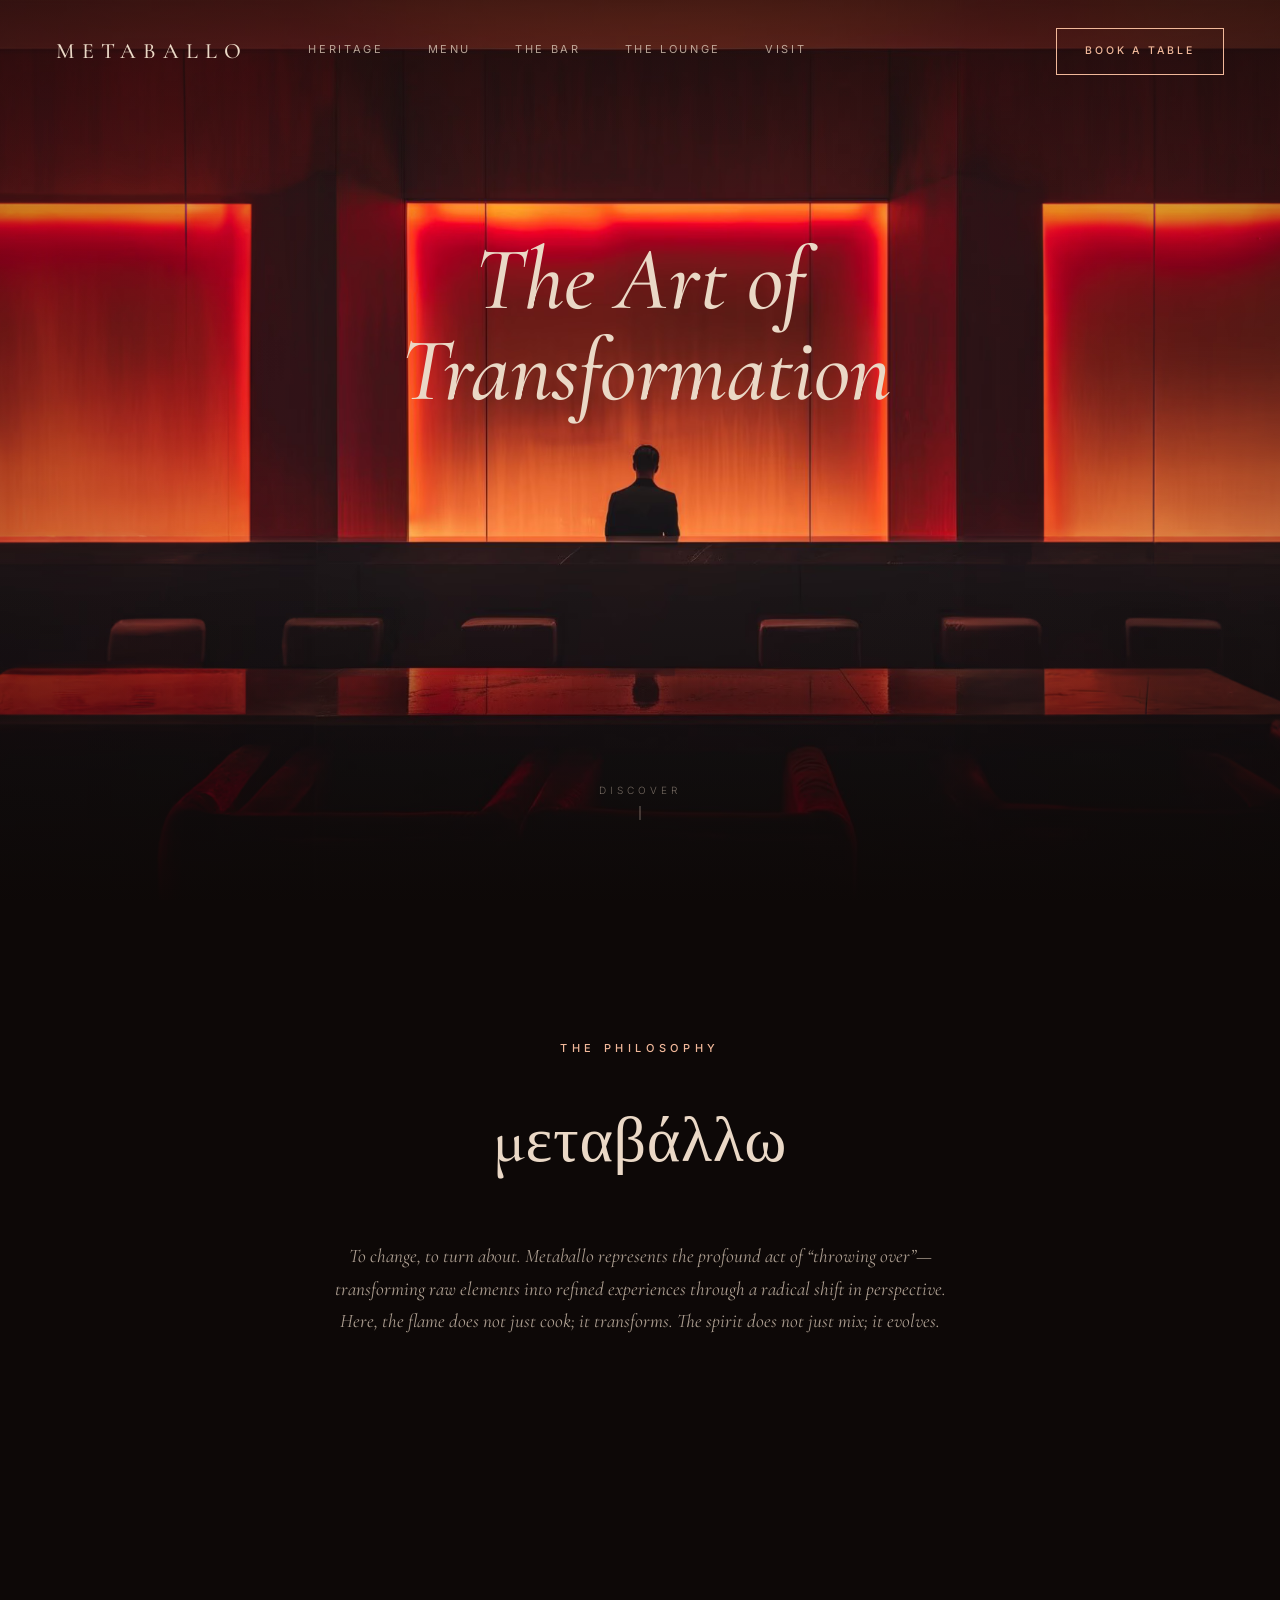
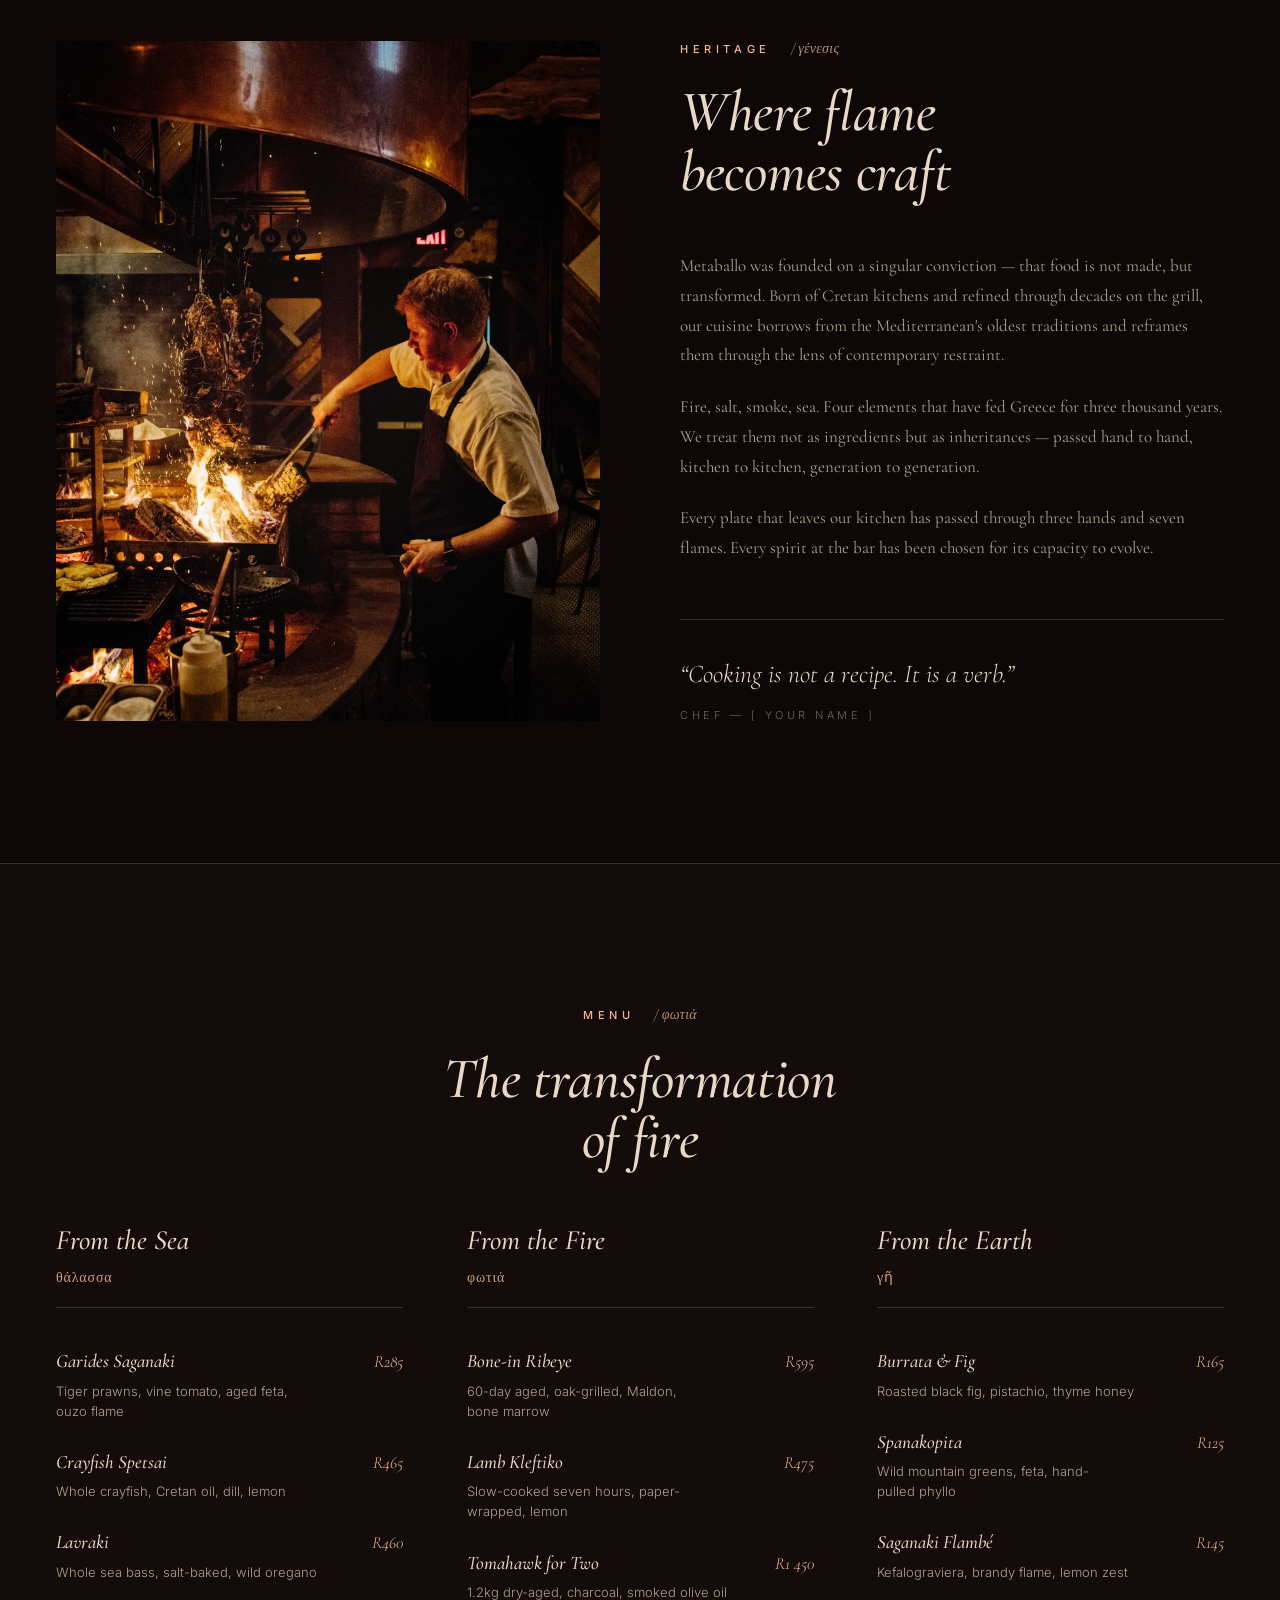
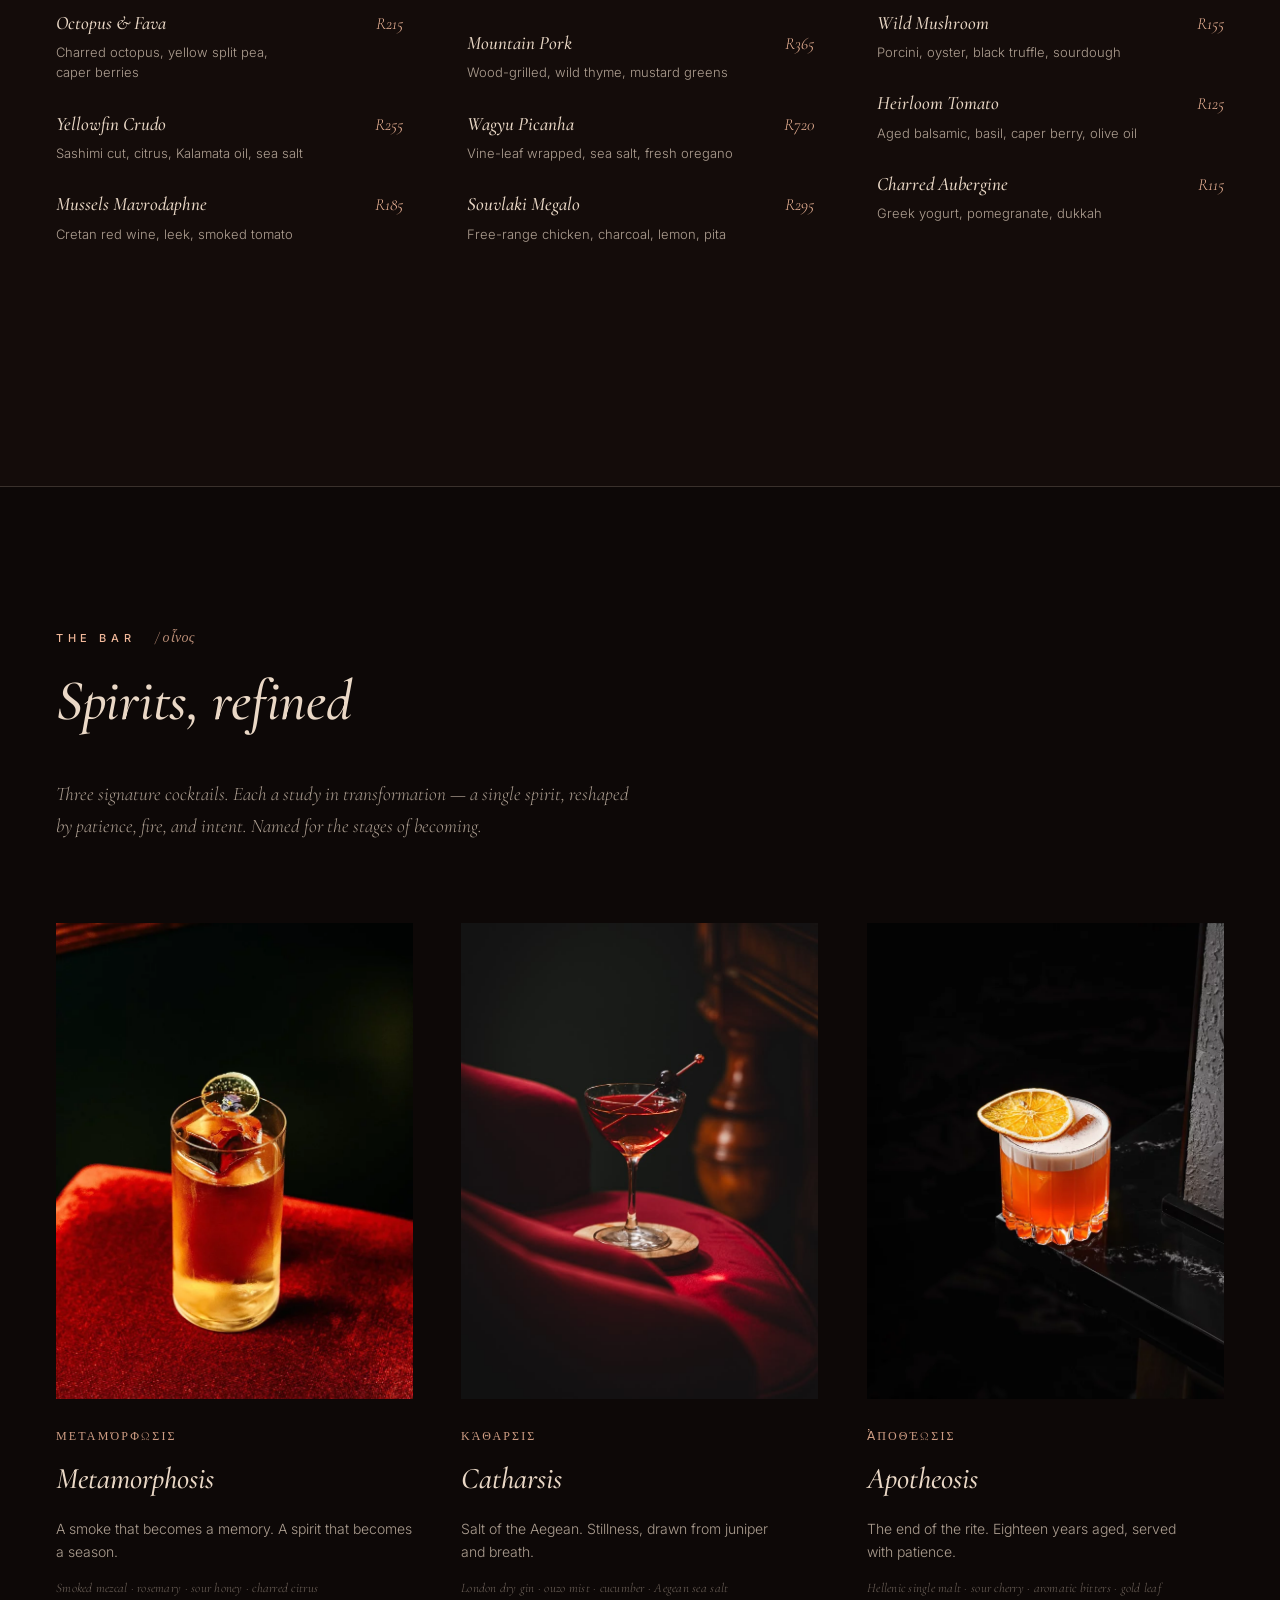
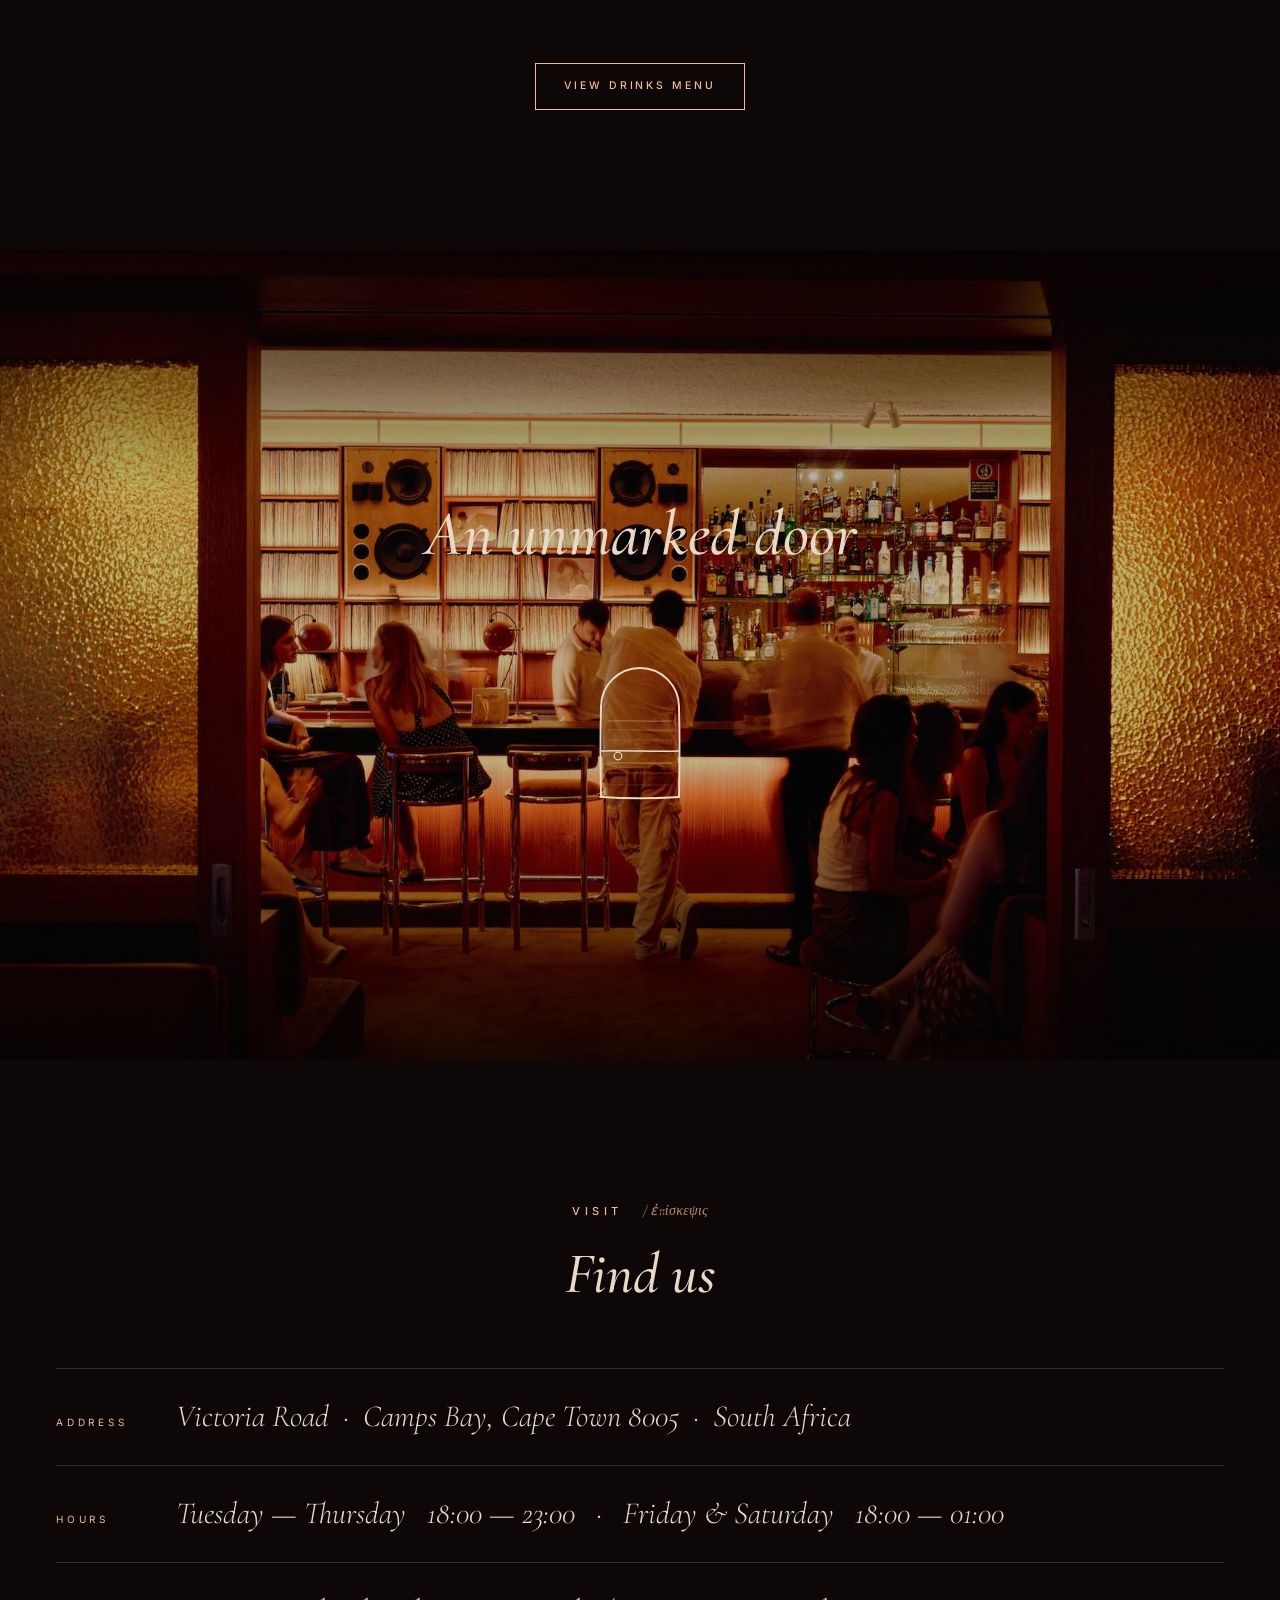
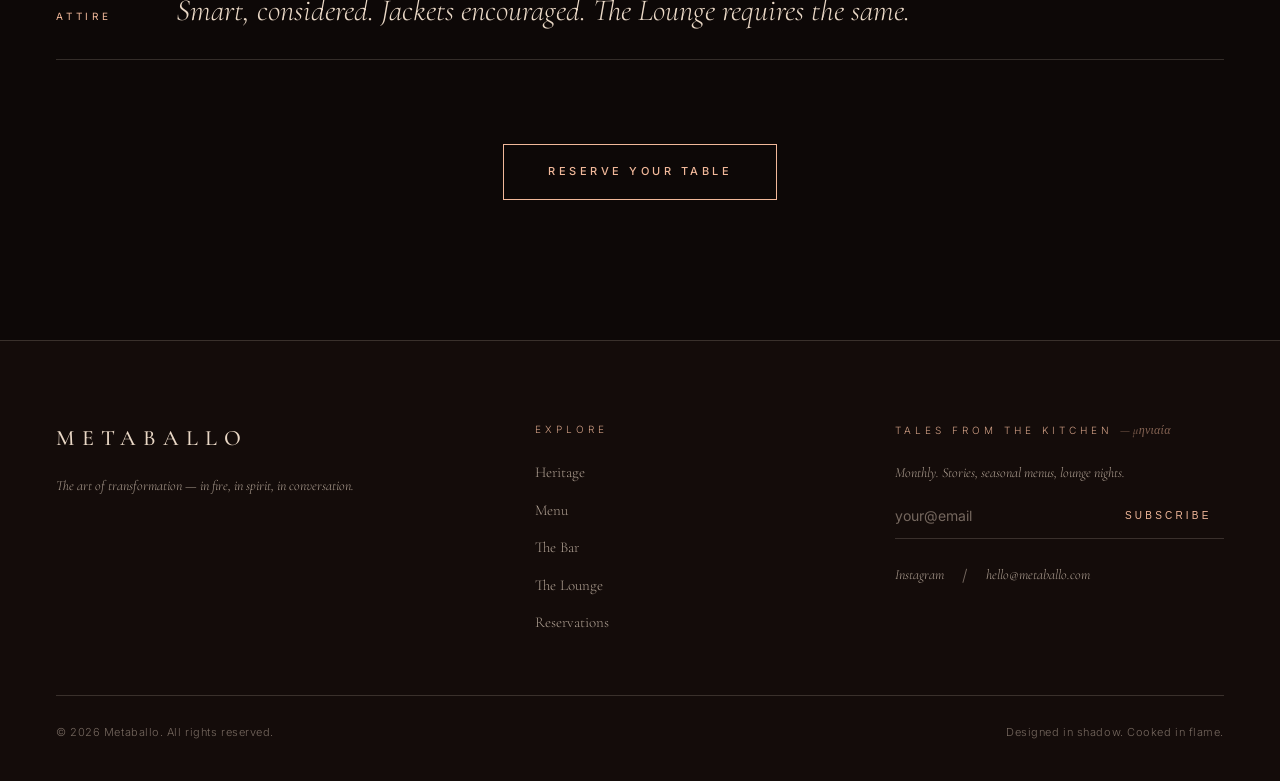
<file: index.html>
<!DOCTYPE html>
<html lang="en">
<head>
<meta charset="UTF-8" />
<meta name="viewport" content="width=device-width, initial-scale=1.0" />
<meta name="format-detection" content="telephone=no, address=no, email=no" />
<title>Metaballo &mdash; The Art of Transformation</title>
<meta name="description" content="Metaballo — a Greek-Mediterranean fire kitchen and cocktail bar in Camps Bay, Cape Town. Reservations open Tuesday to Saturday from 18:00." />
<link rel="preconnect" href="https://fonts.googleapis.com" />
<link rel="preconnect" href="https://fonts.gstatic.com" crossorigin />
<link href="https://fonts.googleapis.com/css2?family=Cormorant+Garamond:ital,wght@0,400;0,500;0,600;1,400;1,500;1,600&family=Inter:wght@300;400;500;600&display=swap" rel="stylesheet" />
<link rel="stylesheet" href="styles.css" />
</head>
<body>

  <nav class="nav" id="nav">
    <a class="logo" href="#">METABALLO</a>
    <div class="nav-links">
      <a href="#heritage">Heritage</a>
      <a href="#menu">Menu</a>
      <a href="#bar">The Bar</a>
      <a href="#lounge">The Lounge</a>
      <a href="#visit">Visit</a>
    </div>
    <a class="btn nav-book" href="reservations.html">Book a Table</a>
    <button class="nav-toggle" id="navToggle" aria-label="Open menu" aria-expanded="false" aria-controls="navOverlay">
      <span></span><span></span><span></span>
    </button>
  </nav>

  <div class="nav-overlay" id="navOverlay" aria-hidden="true">
    <nav class="nav-overlay-links" aria-label="Mobile navigation">
      <a href="#heritage">Heritage</a>
      <a href="#menu">Menu</a>
      <a href="#bar">The Bar</a>
      <a href="#lounge">The Lounge</a>
      <a href="#visit">Visit</a>
      <a href="reservations.html" class="nav-overlay-cta">Book a Table</a>
    </nav>
  </div>

  <section class="hero">
    <img class="hero-image" src="assets/hero.avif" alt="Warm ambient restaurant lighting">
    <div class="hero-vignette"></div>

    <div class="hero-content">
      <h1 class="hero-title">The Art of<br/>Transformation</h1>

      <div class="hero-cta">
        <a class="discover" href="#philosophy">Discover</a>
      </div>
    </div>
  </section>

  <section id="philosophy" class="philosophy">
    <div class="philosophy-eyebrow">The Philosophy</div>
    <div class="philosophy-greek">μεταβάλλω</div>
    <p class="philosophy-body">
      To change, to turn about. Metaballo represents the profound act of &ldquo;throwing over&rdquo;&mdash;transforming raw elements into refined experiences through a radical shift in perspective. Here, the flame does not just cook; it transforms. The spirit does not just mix; it evolves.
    </p>
  </section>

  <!-- ====================== HERITAGE ====================== -->
  <section id="heritage" class="section heritage">
    <div class="section-inner">
      <div class="heritage-grid">

        <!-- TODO: Save photograph to assets/heritage.jpg (recommended: open kitchen / live fire / clay oven, 1200x1500 or similar 4:5 portrait) -->
        <div class="frame heritage-image">
          <img src="assets/heritage.jpg" alt="Open kitchen with live fire" loading="lazy">
        </div>

        <div class="heritage-body">
          <div class="eyebrow">Heritage <span class="greek">/ γένεσις</span></div>
          <h2 class="section-title">Where flame<br/>becomes craft</h2>

          <p>Metaballo was founded on a singular conviction &mdash; that food is not made, but transformed. Born of Cretan kitchens and refined through decades on the grill, our cuisine borrows from the Mediterranean's oldest traditions and reframes them through the lens of contemporary restraint.</p>

          <p>Fire, salt, smoke, sea. Four elements that have fed Greece for three thousand years. We treat them not as ingredients but as inheritances &mdash; passed hand to hand, kitchen to kitchen, generation to generation.</p>

          <p>Every plate that leaves our kitchen has passed through three hands and seven flames. Every spirit at the bar has been chosen for its capacity to evolve.</p>

          <div class="pull-quote">
            &ldquo;Cooking is not a recipe. It is a verb.&rdquo;
            <span class="pull-quote-attr">Chef &mdash; [ Your Name ]</span>
          </div>
        </div>

      </div>
    </div>
  </section>

  <!-- ====================== MENU ====================== -->
  <section id="menu" class="section menu">
    <div class="section-inner">

      <div class="eyebrow">Menu <span class="greek">/ φωτιά</span></div>
      <h2 class="section-title">The transformation<br/>of fire</h2>

      <div class="menu-grid">

        <!-- ============ FROM THE SEA ============ -->
        <div class="menu-category">
          <div class="menu-category-header">
            <div class="menu-category-name">From the Sea</div>
            <div class="menu-category-greek">θάλασσα</div>
          </div>

          <ul class="menu-list">

            <li class="menu-item">
              <div class="menu-item-content">
                <div class="menu-item-name">Garides Saganaki</div>
                <div class="menu-item-desc">Tiger prawns, vine tomato, aged feta, ouzo flame</div>
              </div>
              <div class="menu-item-price">R285</div>
            </li>

            <li class="menu-item">
              <div class="menu-item-content">
                <div class="menu-item-name">Crayfish Spetsai</div>
                <div class="menu-item-desc">Whole crayfish, Cretan oil, dill, lemon</div>
              </div>
              <div class="menu-item-price">R465</div>
            </li>

            <li class="menu-item">
              <div class="menu-item-content">
                <div class="menu-item-name">Lavraki</div>
                <div class="menu-item-desc">Whole sea bass, salt-baked, wild oregano</div>
              </div>
              <div class="menu-item-price">R460</div>
            </li>

            <li class="menu-item">
              <div class="menu-item-content">
                <div class="menu-item-name">Octopus &amp; Fava</div>
                <div class="menu-item-desc">Charred octopus, yellow split pea, caper berries</div>
              </div>
              <div class="menu-item-price">R215</div>
            </li>

            <li class="menu-item">
              <div class="menu-item-content">
                <div class="menu-item-name">Yellowfin Crudo</div>
                <div class="menu-item-desc">Sashimi cut, citrus, Kalamata oil, sea salt</div>
              </div>
              <div class="menu-item-price">R255</div>
            </li>

            <li class="menu-item">
              <div class="menu-item-content">
                <div class="menu-item-name">Mussels Mavrodaphne</div>
                <div class="menu-item-desc">Cretan red wine, leek, smoked tomato</div>
              </div>
              <div class="menu-item-price">R185</div>
            </li>

          </ul>
        </div>

        <!-- ============ FROM THE FIRE ============ -->
        <div class="menu-category">
          <div class="menu-category-header">
            <div class="menu-category-name">From the Fire</div>
            <div class="menu-category-greek">φωτιά</div>
          </div>

          <ul class="menu-list">

            <li class="menu-item">
              <div class="menu-item-content">
                <div class="menu-item-name">Bone-in Ribeye</div>
                <div class="menu-item-desc">60-day aged, oak-grilled, Maldon, bone marrow</div>
              </div>
              <div class="menu-item-price">R595</div>
            </li>

            <li class="menu-item">
              <div class="menu-item-content">
                <div class="menu-item-name">Lamb Kleftiko</div>
                <div class="menu-item-desc">Slow-cooked seven hours, paper-wrapped, lemon</div>
              </div>
              <div class="menu-item-price">R475</div>
            </li>

            <li class="menu-item">
              <div class="menu-item-content">
                <div class="menu-item-name">Tomahawk for Two</div>
                <div class="menu-item-desc">1.2kg dry-aged, charcoal, smoked olive oil</div>
              </div>
              <div class="menu-item-price">R1&nbsp;450</div>
            </li>

            <li class="menu-item">
              <div class="menu-item-content">
                <div class="menu-item-name">Mountain Pork</div>
                <div class="menu-item-desc">Wood-grilled, wild thyme, mustard greens</div>
              </div>
              <div class="menu-item-price">R365</div>
            </li>

            <li class="menu-item">
              <div class="menu-item-content">
                <div class="menu-item-name">Wagyu Picanha</div>
                <div class="menu-item-desc">Vine-leaf wrapped, sea salt, fresh oregano</div>
              </div>
              <div class="menu-item-price">R720</div>
            </li>

            <li class="menu-item">
              <div class="menu-item-content">
                <div class="menu-item-name">Souvlaki Megalo</div>
                <div class="menu-item-desc">Free-range chicken, charcoal, lemon, pita</div>
              </div>
              <div class="menu-item-price">R295</div>
            </li>

          </ul>
        </div>

        <!-- ============ FROM THE EARTH ============ -->
        <div class="menu-category">
          <div class="menu-category-header">
            <div class="menu-category-name">From the Earth</div>
            <div class="menu-category-greek">γῆ</div>
          </div>

          <ul class="menu-list">

            <li class="menu-item">
              <div class="menu-item-content">
                <div class="menu-item-name">Burrata &amp; Fig</div>
                <div class="menu-item-desc">Roasted black fig, pistachio, thyme honey</div>
              </div>
              <div class="menu-item-price">R165</div>
            </li>

            <li class="menu-item">
              <div class="menu-item-content">
                <div class="menu-item-name">Spanakopita</div>
                <div class="menu-item-desc">Wild mountain greens, feta, hand-pulled phyllo</div>
              </div>
              <div class="menu-item-price">R125</div>
            </li>

            <li class="menu-item">
              <div class="menu-item-content">
                <div class="menu-item-name">Saganaki Flambé</div>
                <div class="menu-item-desc">Kefalograviera, brandy flame, lemon zest</div>
              </div>
              <div class="menu-item-price">R145</div>
            </li>

            <li class="menu-item">
              <div class="menu-item-content">
                <div class="menu-item-name">Wild Mushroom</div>
                <div class="menu-item-desc">Porcini, oyster, black truffle, sourdough</div>
              </div>
              <div class="menu-item-price">R155</div>
            </li>

            <li class="menu-item">
              <div class="menu-item-content">
                <div class="menu-item-name">Heirloom Tomato</div>
                <div class="menu-item-desc">Aged balsamic, basil, caper berry, olive oil</div>
              </div>
              <div class="menu-item-price">R125</div>
            </li>

            <li class="menu-item">
              <div class="menu-item-content">
                <div class="menu-item-name">Charred Aubergine</div>
                <div class="menu-item-desc">Greek yogurt, pomegranate, dukkah</div>
              </div>
              <div class="menu-item-price">R115</div>
            </li>

          </ul>
        </div>

      </div>

      <div class="menu-footnote">
        Our menu evolves with the seasons. Tasting menus and dietary requirements accommodated on enquiry.
      </div>

    </div>
  </section>

  <!-- ====================== THE BAR ====================== -->
  <section id="bar" class="section bar">
    <div class="section-inner">

      <div class="eyebrow">The Bar <span class="greek">/ οἶνος</span></div>
      <h2 class="section-title">Spirits, refined</h2>

      <p class="bar-intro">
        Three signature cocktails. Each a study in transformation &mdash; a single spirit, reshaped by patience, fire, and intent. Named for the stages of becoming.
      </p>

      <div class="cocktail-grid">

        <div class="cocktail-card">
          <!-- TODO: Save photograph to assets/cocktailmetamorphosis.jpg (3:4 portrait, mezcal-based drink, smoky/warm tones) -->
          <div class="cocktail-image">
            <img src="assets/cocktailmetamorphosis.jpg" alt="Metamorphosis cocktail" loading="lazy">
          </div>
          <div class="cocktail-greek">μεταμόρφωσις</div>
          <div class="cocktail-name">Metamorphosis</div>
          <p class="cocktail-desc">A smoke that becomes a memory. A spirit that becomes a season.</p>
          <div class="cocktail-ingredients">Smoked mezcal &middot; rosemary &middot; sour honey &middot; charred citrus</div>
        </div>

        <div class="cocktail-card">
          <!-- TODO: Save photograph to assets/cocktailcatharsis.jpg (3:4 portrait, gin-based drink, cool/pale tones) -->
          <div class="cocktail-image">
            <img src="assets/cocktailcatharsis.jpg" alt="Catharsis cocktail" loading="lazy">
          </div>
          <div class="cocktail-greek">κάθαρσις</div>
          <div class="cocktail-name">Catharsis</div>
          <p class="cocktail-desc">Salt of the Aegean. Stillness, drawn from juniper and breath.</p>
          <div class="cocktail-ingredients">London dry gin &middot; ouzo mist &middot; cucumber &middot; Aegean sea salt</div>
        </div>

        <div class="cocktail-card">
          <!-- TODO: Save photograph to assets/cocktailapotheosis.jpg (3:4 portrait, whisky-based drink, deep amber) -->
          <div class="cocktail-image">
            <img src="assets/cocktailapotheosis.jpg" alt="Apotheosis cocktail" loading="lazy">
          </div>
          <div class="cocktail-greek">ἀποθέωσις</div>
          <div class="cocktail-name">Apotheosis</div>
          <p class="cocktail-desc">The end of the rite. Eighteen years aged, served with patience.</p>
          <div class="cocktail-ingredients">Hellenic single malt &middot; sour cherry &middot; aromatic bitters &middot; gold leaf</div>
        </div>

      </div>

      <div class="bar-menu-cta">
        <a class="btn" href="#" id="drinksMenuBtn">View Drinks Menu</a>
      </div>

    </div>
  </section>

  <!-- ====================== THE LOUNGE ====================== -->
  <section id="lounge" class="lounge">

    <img class="lounge-bg" src="assets/speakeasy.jpg" alt="Dim lounge interior, atmospheric" loading="lazy">
    <div class="lounge-overlay"></div>

    <div class="lounge-inner">
      <h2 class="lounge-title">An unmarked door</h2>
      <a class="lounge-enter" href="club.html" aria-label="Enter the lounge">
        <svg class="door-svg" width="90" height="154" viewBox="0 0 90 154" fill="none" xmlns="http://www.w3.org/2000/svg" aria-hidden="true" stroke-linecap="round" stroke-linejoin="round">
          <!-- Arch (sweeping upward) -->
          <path d="M 6,60 A 39,39 0 0 1 84,60" stroke="currentColor" stroke-width="1.9"/>
          <!-- Left stile -->
          <path d="M 6,60 C 5.2,92 5.4,120 6,150" stroke="currentColor" stroke-width="1.9"/>
          <!-- Right stile -->
          <path d="M 84,60 C 84.8,92 84.6,120 84,150" stroke="currentColor" stroke-width="1.9"/>
          <!-- Sill -->
          <path d="M 6,150 C 30,151.5 60,151.5 84,150" stroke="currentColor" stroke-width="1.9"/>
          <!-- Lock rail (middle) -->
          <path d="M 6,104 C 26,103 64,105 84,104" stroke="currentColor" stroke-width="1.4"/>
          <!-- Upper panel — loose horizontal brush strokes -->
          <path d="M 13,74  C 34,73.2 57,74.8 77,74"  stroke="currentColor" stroke-width="0.7" opacity="0.55"/>
          <path d="M 13,83  C 36,82.3 55,83.7 77,83"  stroke="currentColor" stroke-width="0.55" opacity="0.38"/>
          <path d="M 13,93  C 33,92.4 57,93.6 77,93"  stroke="currentColor" stroke-width="0.55" opacity="0.28"/>
          <!-- Lower panel — loose horizontal brush strokes -->
          <path d="M 13,116 C 35,115.3 56,116.7 77,116" stroke="currentColor" stroke-width="0.7" opacity="0.55"/>
          <path d="M 13,126 C 34,125.4 57,126.6 77,126" stroke="currentColor" stroke-width="0.55" opacity="0.38"/>
          <path d="M 13,138 C 36,137.5 55,138.5 77,138" stroke="currentColor" stroke-width="0.55" opacity="0.28"/>
          <!-- Knob (left side — hinge is on right) -->
          <circle cx="23" cy="109" r="3.8" stroke="currentColor" stroke-width="1.2"/>
        </svg>
      </a>
    </div>

  </section>

  <!-- ====================== VISIT ====================== -->
  <section id="visit" class="section visit">
    <div class="section-inner">

      <div class="eyebrow">Visit <span class="greek">/ ἐπίσκεψις</span></div>
      <h2 class="section-title">Find us</h2>

      <div class="visit-rows">

        <div class="visit-row">
          <div class="visit-row-label">Address</div>
          <div class="visit-row-content">Victoria Road &nbsp;&middot;&nbsp; Camps Bay, Cape Town 8005 &nbsp;&middot;&nbsp; South Africa</div>
        </div>

        <div class="visit-row">
          <div class="visit-row-label">Hours</div>
          <div class="visit-row-content">Tuesday &mdash; Thursday &nbsp; 18:00 &mdash; 23:00 &nbsp;&nbsp;&middot;&nbsp;&nbsp; Friday &amp; Saturday &nbsp; 18:00 &mdash; 01:00</div>
        </div>

        <div class="visit-row">
          <div class="visit-row-label">Attire</div>
          <div class="visit-row-content">Smart, considered. Jackets encouraged. The Lounge requires the same.</div>
        </div>

      </div>

      <a class="visit-cta" href="reservations.html">Reserve Your Table</a>

    </div>
  </section>

  <!-- ====================== FOOTER ====================== -->
  <footer class="footer">
    <div class="footer-inner">

      <div class="footer-brand">
        <a class="logo" href="#">METABALLO</a>
        <p>The art of transformation &mdash; in fire, in spirit, in conversation.</p>
      </div>

      <div class="footer-col">
        <div class="footer-col-title">Explore</div>
        <ul>
          <li><a href="#heritage">Heritage</a></li>
          <li><a href="#menu">Menu</a></li>
          <li><a href="#bar">The Bar</a></li>
          <li><a href="#lounge">The Lounge</a></li>
          <li><a href="reservations.html">Reservations</a></li>
        </ul>
      </div>

      <div class="footer-col">
        <div class="footer-col-title">Tales from the kitchen <span class="footer-col-title-greek">— μηνιαία</span></div>
        <p class="footer-newsletter-desc">Monthly. Stories, seasonal menus, lounge nights.</p>
        <form class="newsletter" onsubmit="event.preventDefault(); this.querySelector('input').value=''; this.querySelector('button').textContent='Thank you'; setTimeout(()=>this.querySelector('button').textContent='Subscribe', 2200);">
          <input type="email" placeholder="your@email" required />
          <button type="submit">Subscribe</button>
        </form>
        <div class="footer-social">
          <a href="#" aria-label="Instagram">Instagram</a>
          <span class="footer-social-sep">/</span>
          <a href="mailto:hello@metaballo.com" aria-label="Email">hello@metaballo.com</a>
        </div>
      </div>

    </div>

    <div class="footer-legal">
      <div>&copy; 2026 Metaballo. All rights reserved.</div>
      <div>Designed in shadow. Cooked in flame.</div>
    </div>
  </footer>

  <script>
    (function() {

      /* ---------- Sticky nav backdrop ---------- */
      const nav = document.getElementById('nav');
      function updateNav() {
        nav.classList.toggle('scrolled', window.scrollY > 80);
      }
      updateNav();
      window.addEventListener('scroll', updateNav, { passive: true });

      /* ---------- Mobile overlay navigation ---------- */
      const navToggle = document.getElementById('navToggle');
      const navOverlay = document.getElementById('navOverlay');
      if (navToggle && navOverlay) {
        const setMenu = (open) => {
          navToggle.classList.toggle('open', open);
          navOverlay.classList.toggle('open', open);
          navToggle.setAttribute('aria-expanded', open ? 'true' : 'false');
          navToggle.setAttribute('aria-label', open ? 'Close menu' : 'Open menu');
          navOverlay.setAttribute('aria-hidden', open ? 'false' : 'true');
          document.body.style.overflow = open ? 'hidden' : '';
        };
        navToggle.addEventListener('click', () => {
          setMenu(!navOverlay.classList.contains('open'));
        });
        navOverlay.querySelectorAll('a').forEach(link => {
          link.addEventListener('click', () => setMenu(false));
        });
        document.addEventListener('keydown', e => {
          if (e.key === 'Escape') setMenu(false);
        });
        window.addEventListener('resize', () => {
          if (window.innerWidth > 900) setMenu(false);
        }, { passive: true });
      }

      /* ---------- Lounge "Enter" zoom transition ---------- */
      const enterLink = document.querySelector('.lounge-enter');
      const zoomOverlay = document.getElementById('zoomOverlay');
      if (enterLink && zoomOverlay) {
        enterLink.addEventListener('click', function(e) {
          e.preventDefault();
          const dest = this.href;
          const centerY = window.scrollY + window.innerHeight / 2;
          document.body.style.transformOrigin = '50% ' + centerY + 'px';
          document.body.style.transition = 'transform 0.45s cubic-bezier(0.4,0,0.6,1)';
          document.body.style.transform = 'scale(1.12)';
          zoomOverlay.style.pointerEvents = 'all';
          zoomOverlay.style.opacity = '1';
          setTimeout(() => { window.location.href = dest; }, 420);
        });
      }

      /* ---------- Honour reduced-motion preference ---------- */
      const reduced = window.matchMedia('(prefers-reduced-motion: reduce)').matches;
      if (reduced) return;

      /* ---------- Scroll-triggered reveals ---------- */
      const revealSelectors = [
        '.philosophy-eyebrow',
        '.philosophy-greek',
        '.philosophy-body',
        '.heritage-image',
        '.heritage-body .eyebrow',
        '.heritage-body .section-title',
        '.heritage-body p',
        '.pull-quote',
        '.menu .eyebrow',
        '.menu .section-title',
        '.menu-category',
        '.menu-footnote',
        '.bar .eyebrow',
        '.bar .section-title',
        '.bar-intro',
        '.cocktail-card',
        '.cellar-block',
        '.lounge-title',
        '.lounge-enter',
        '.visit .eyebrow',
        '.visit .section-title',
        '.visit-row',
        '.visit-cta',
        '.footer-brand',
        '.footer-col'
      ];

      const revealEls = document.querySelectorAll(revealSelectors.join(','));
      revealEls.forEach(el => el.classList.add('reveal'));

      // Stagger grid children so they enter in sequence
      const staggerGroups = [
        { parent: '.menu-grid',     child: '.menu-category', step: 0.10 },
        { parent: '.cocktail-grid', child: '.cocktail-card', step: 0.12 },
        { parent: '.visit-rows',    child: '.visit-row',     step: 0.08 },
        { parent: '.footer-inner',  child: '.footer-col',    step: 0.08 }
      ];
      staggerGroups.forEach(group => {
        document.querySelectorAll(group.parent + ' > ' + group.child).forEach((el, i) => {
          el.style.transitionDelay = (i * group.step) + 's';
        });
      });

      document.querySelectorAll('.heritage-body > .reveal').forEach((el, i) => {
        el.style.transitionDelay = (i * 0.08) + 's';
      });

      document.querySelectorAll('.lounge-inner .reveal').forEach((el, i) => {
        el.style.transitionDelay = (i * 0.15) + 's';
      });

      const io = new IntersectionObserver(entries => {
        entries.forEach(entry => {
          if (entry.isIntersecting) {
            entry.target.classList.add('is-in');
            io.unobserve(entry.target);
          }
        });
      }, { threshold: 0.12, rootMargin: '0px 0px -60px 0px' });

      revealEls.forEach(el => io.observe(el));

      /* ---------- Active nav section highlight ---------- */
      const navLinks = document.querySelectorAll('.nav-links a');
      const sections = ['heritage', 'menu', 'bar', 'lounge', 'visit']
        .map(id => document.getElementById(id))
        .filter(Boolean);

      function updateActive() {
        const triggerY = window.scrollY + 140;
        let activeId = null;
        sections.forEach(section => {
          if (section.offsetTop <= triggerY) activeId = section.id;
        });
        navLinks.forEach(a => {
          a.classList.toggle('is-active', a.getAttribute('href') === '#' + activeId);
        });
      }
      updateActive();
      window.addEventListener('scroll', updateActive, { passive: true });
      window.addEventListener('resize', updateActive, { passive: true });

    })();
  </script>

  <!-- Zoom transition overlay — styled via styles.css #zoomOverlay -->
  <div id="zoomOverlay"></div>

  <!-- Drinks menu coming-soon modal -->
  <div id="drinksModal" class="drinks-modal" role="dialog" aria-modal="true" aria-label="Drinks menu" hidden>
    <div class="drinks-modal-inner">
      <button class="drinks-modal-close" id="drinksModalClose" aria-label="Close">&times;</button>
      <h2 class="drinks-modal-title">The Drinks Menu</h2>
      <p class="drinks-modal-body">Something Special is Coming Soon.</p>
    </div>
  </div>

  <script>
    (function () {
      const btn   = document.getElementById('drinksMenuBtn');
      const modal = document.getElementById('drinksModal');
      const close = document.getElementById('drinksModalClose');

      function openModal(e) {
        e.preventDefault();
        modal.hidden = false;
        requestAnimationFrame(() => modal.classList.add('is-open'));
        close.focus();
      }

      function closeModal() {
        modal.classList.remove('is-open');
        modal.addEventListener('transitionend', () => { modal.hidden = true; }, { once: true });
        btn.focus();
      }

      btn.addEventListener('click', openModal);
      close.addEventListener('click', closeModal);
      modal.addEventListener('click', e => { if (e.target === modal) closeModal(); });
      document.addEventListener('keydown', e => { if (e.key === 'Escape' && !modal.hidden) closeModal(); });
    })();
  </script>

</body>
</html>
</file>
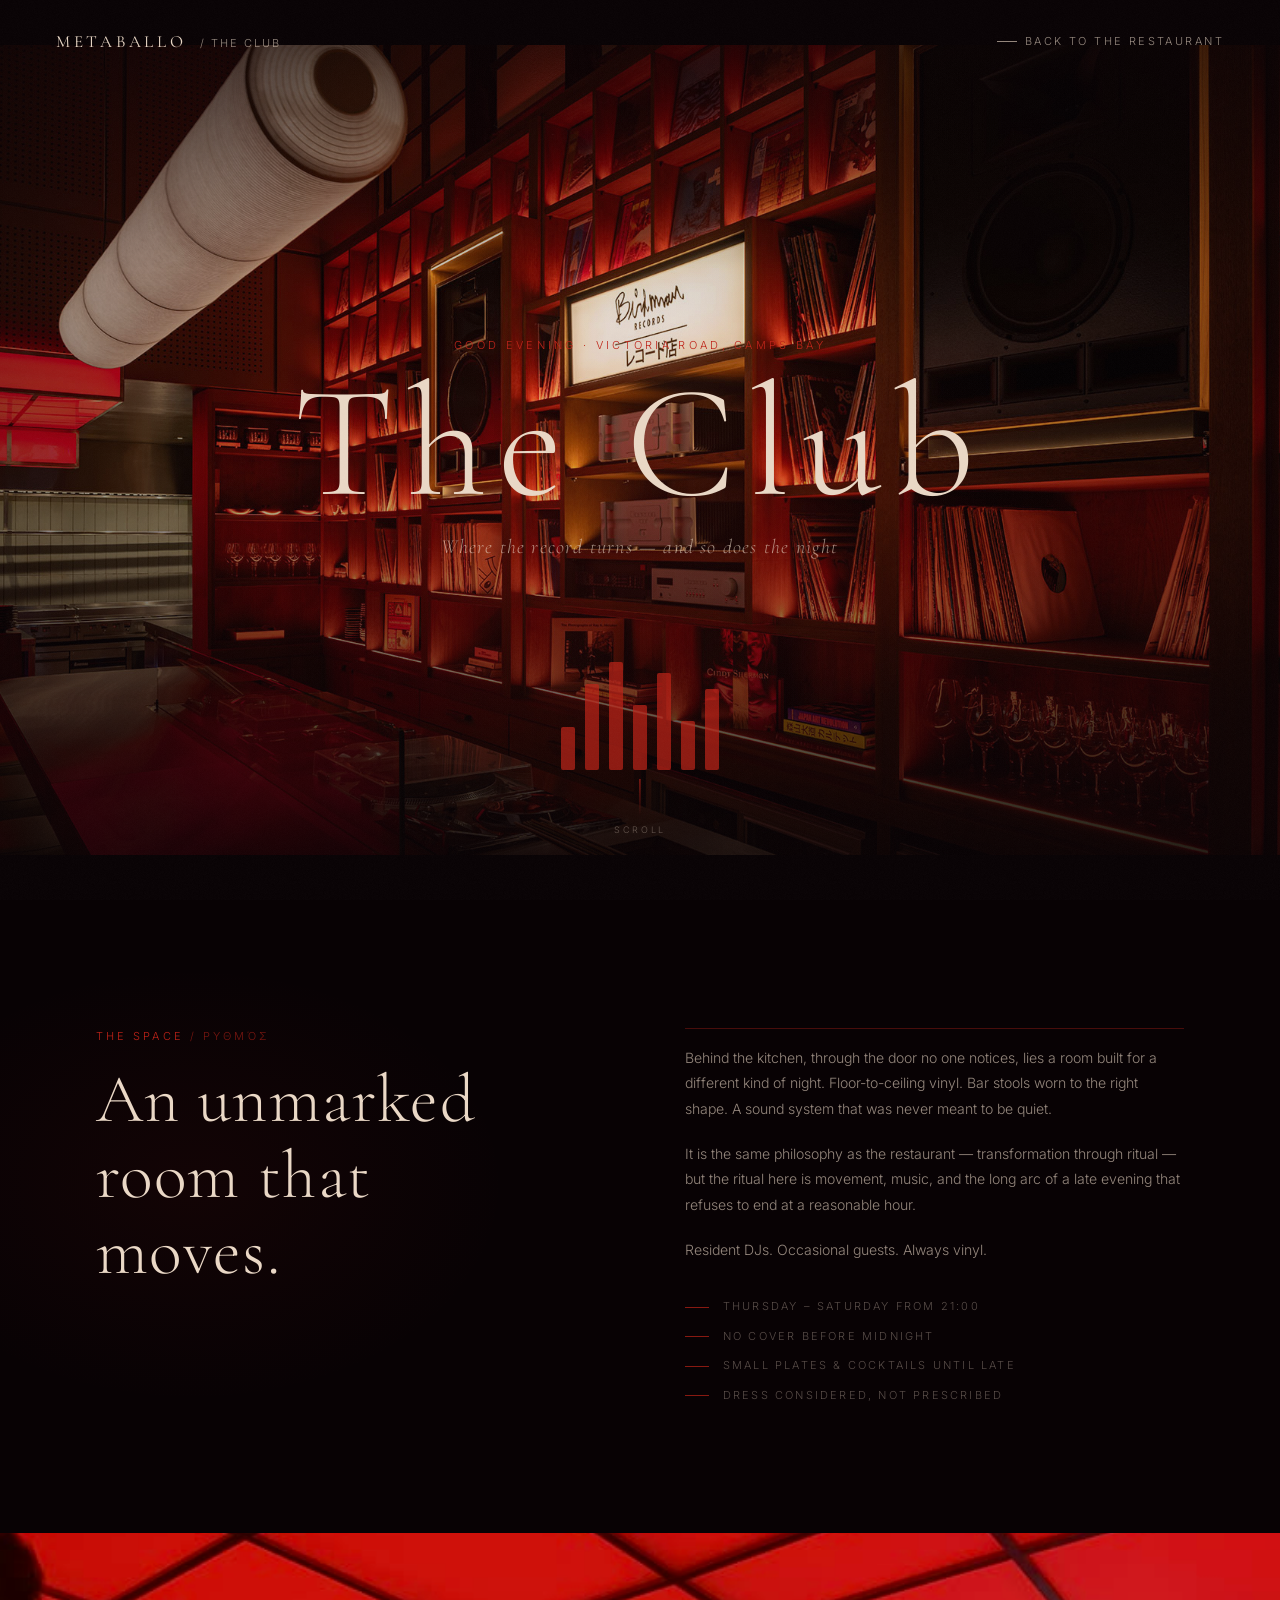
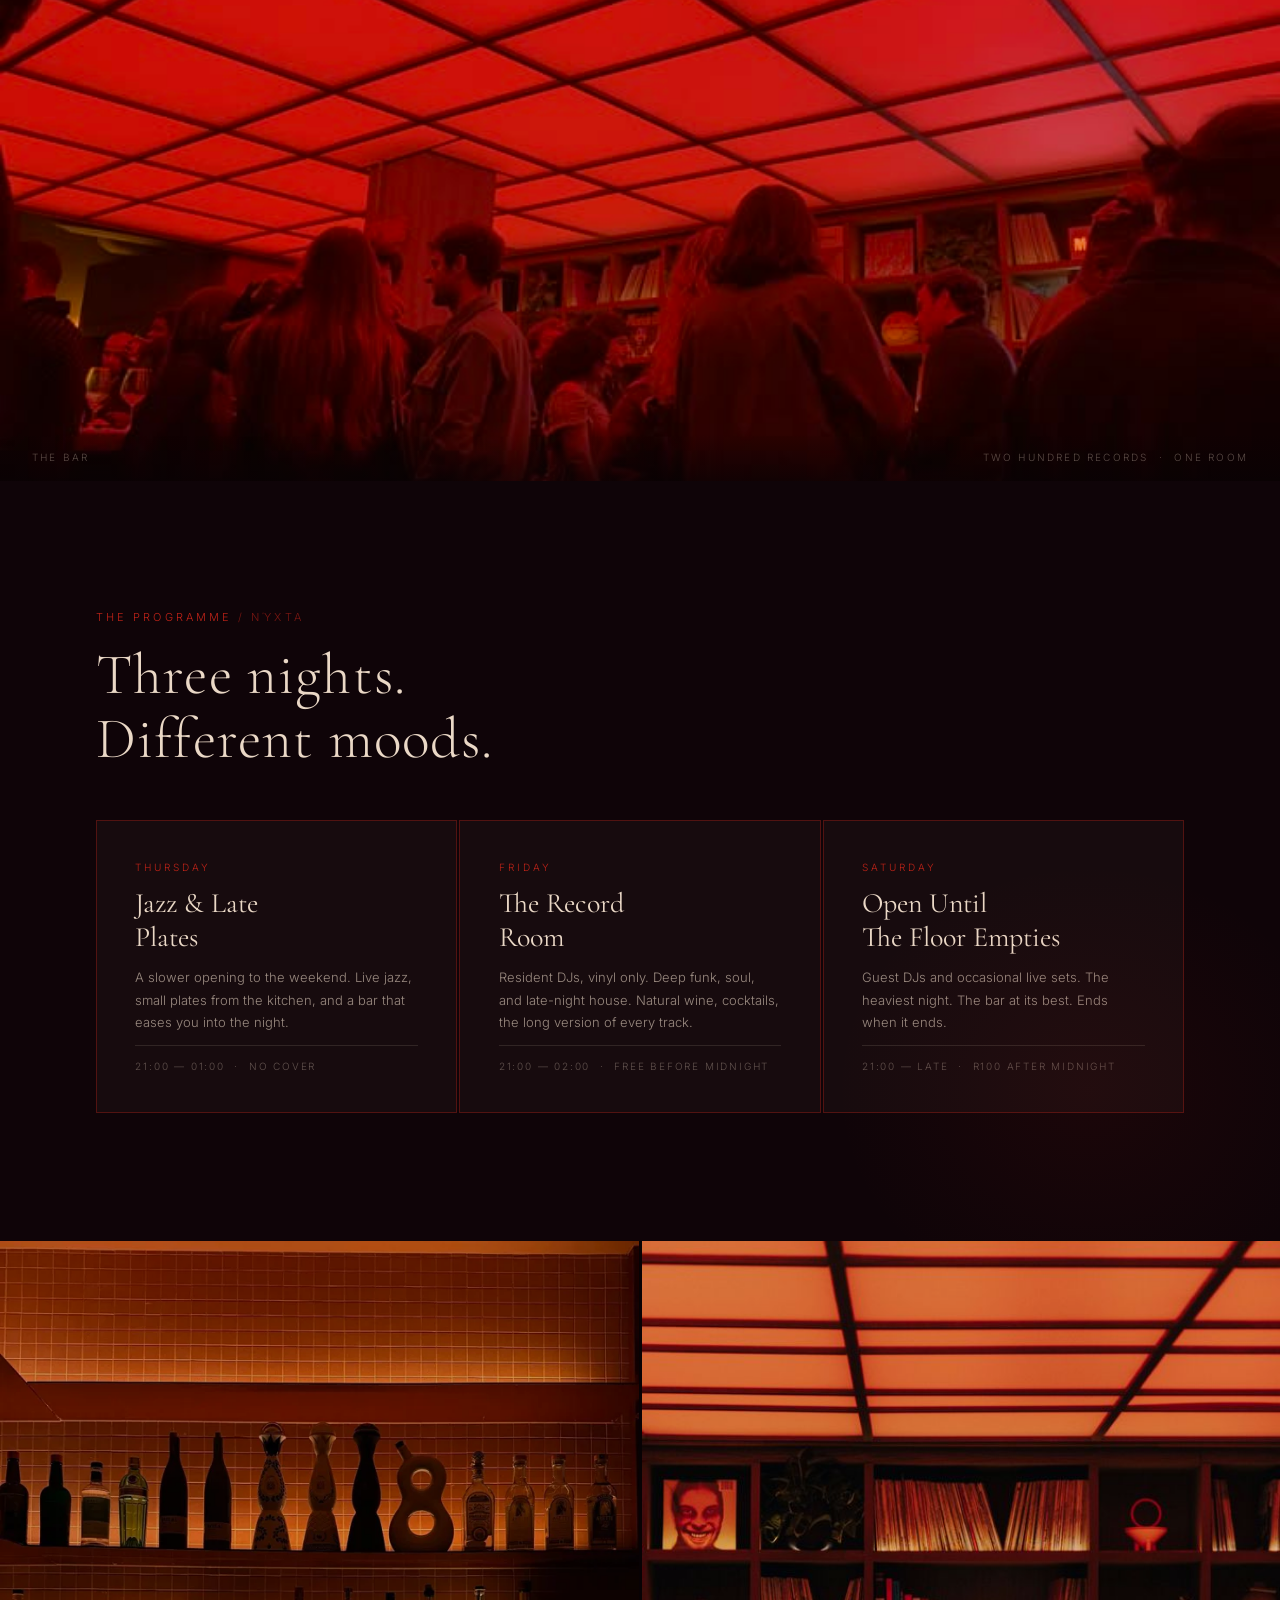
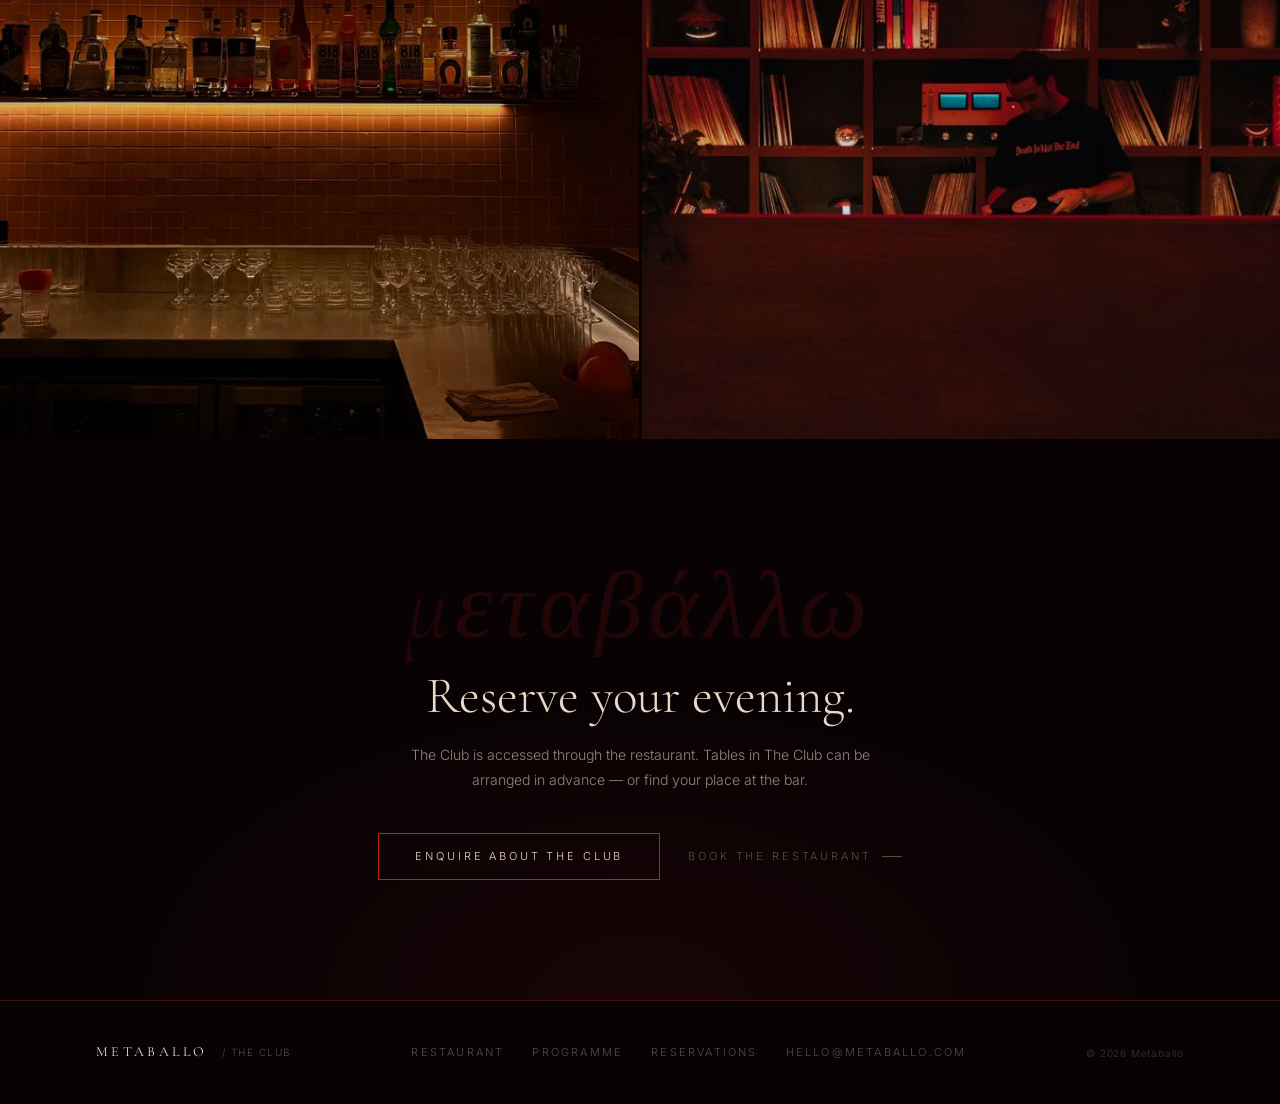
<file: club.html>
<!DOCTYPE html>
<html lang="en">
<head>
<meta charset="UTF-8" />
<meta name="viewport" content="width=device-width, initial-scale=1.0" />
<meta name="format-detection" content="telephone=no, address=no, email=no" />
<title>The Club &mdash; Metaballo</title>
<meta name="description" content="The Club at Metaballo — vinyl, jazz, and late-night cocktails in Camps Bay. Thursday to Saturday from 21:00." />
<!-- Critical: page starts invisible and fades in to match the lounge transition -->
<style>
  html { background: #080204; }
  body { opacity: 0; animation: clubReveal 0.75s ease-out 0.05s forwards; }
  @keyframes clubReveal { to { opacity: 1; } }
</style>
<link rel="preconnect" href="https://fonts.googleapis.com" />
<link rel="preconnect" href="https://fonts.gstatic.com" crossorigin />
<link href="https://fonts.googleapis.com/css2?family=Cormorant+Garamond:ital,wght@0,300;0,400;0,500;1,300;1,400;1,500&family=Inter:wght@300;400;500&display=swap" rel="stylesheet" />
<link rel="stylesheet" href="club.css" />
</head>
<body>

<!-- ────────────────────────────────────────────
     NAV
──────────────────────────────────────────────── -->
<nav class="nav" id="nav">
  <a class="nav-logo" href="index.html">
    METABALLO
    <span>/ The Club</span>
  </a>
  <a class="nav-back" href="index.html">Back to the restaurant</a>
</nav>


<!-- ────────────────────────────────────────────
     HERO
     IMAGE: save the orange-ceiling / doorway shot as assets/club-hero.jpg
──────────────────────────────────────────────── -->
<section class="hero" id="hero">
  <div class="hero-bg" id="heroBg"></div>
  <div class="hero-overlay"></div>
  <div class="hero-glow"></div>

  <div class="hero-content">
    <div class="hero-eyebrow" id="heroGreeting">Victoria Road &nbsp;&middot;&nbsp; Camps Bay</div>
    <h1 class="hero-title">The Club</h1>
    <p class="hero-subtitle">Where the record turns &mdash; and so does the night</p>
  </div>

  <div class="hero-eq" aria-hidden="true">
    <span class="eq-bar"></span>
    <span class="eq-bar"></span>
    <span class="eq-bar"></span>
    <span class="eq-bar"></span>
    <span class="eq-bar"></span>
    <span class="eq-bar"></span>
    <span class="eq-bar"></span>
  </div>

  <div class="hero-scroll" aria-hidden="true">
    <div class="hero-scroll-line"></div>
    Scroll
  </div>
</section>


<!-- ────────────────────────────────────────────
     THE SPACE
──────────────────────────────────────────────── -->
<section class="intro section" id="the-space">
  <div class="section-inner">
    <div class="intro-grid">

      <div class="intro-left">
        <div class="eyebrow reveal">The Space <span class="greek">/ ρυθμός</span></div>
        <h2 class="section-title reveal">An unmarked<br/>room that<br/>moves.</h2>
      </div>

      <div class="intro-right reveal">
        <p>Behind the kitchen, through the door no one notices, lies a room built for a different kind of night. Floor-to-ceiling vinyl. Bar stools worn to the right shape. A sound system that was never meant to be quiet.</p>
        <p>It is the same philosophy as the restaurant — transformation through ritual — but the ritual here is movement, music, and the long arc of a late evening that refuses to end at a reasonable hour.</p>
        <p>Resident DJs. Occasional guests. Always vinyl.</p>

        <div class="intro-detail reveal">
          <div class="intro-detail-item">Thursday &ndash; Saturday from 21:00</div>
          <div class="intro-detail-item">No cover before midnight</div>
          <div class="intro-detail-item">Small plates &amp; cocktails until late</div>
          <div class="intro-detail-item">Dress considered, not prescribed</div>
        </div>
      </div>

    </div>
  </div>
</section>


<!-- ────────────────────────────────────────────
     FULL-WIDTH BAR PHOTO
     IMAGE: save the wide red-shelves shot as assets/club-bar.jpg
──────────────────────────────────────────────── -->
<div class="photo-full reveal">
  <!--
    IMAGE: assets/club-bar.jpg
    Use the wide red-lit shelves photo (Japanese signage, speakers, full bar width)
  -->
  <img src="assets/roof.jpg" alt="The Club — vinyl shelves and bar, red light">
  <div class="photo-caption">
    <span>The Bar</span>
    <span>Two hundred records &nbsp;&middot;&nbsp; One room</span>
  </div>
</div>


<!-- ────────────────────────────────────────────
     THE PROGRAMME
──────────────────────────────────────────────── -->
<section class="programme section" id="programme">
  <div class="section-inner">

    <div class="eyebrow reveal">The Programme <span class="greek">/ νύχτα</span></div>
    <h2 class="section-title reveal">Three nights.<br/>Different moods.</h2>

    <div class="programme-grid">

      <div class="programme-night reveal">
        <div class="programme-day">Thursday</div>
        <div class="programme-name">Jazz &amp; Late<br/>Plates</div>
        <p class="programme-desc">A slower opening to the weekend. Live jazz, small plates from the kitchen, and a bar that eases you into the night.</p>
        <div class="programme-time">21:00 &mdash; 01:00 &nbsp;&middot;&nbsp; No cover</div>
      </div>

      <div class="programme-night reveal">
        <div class="programme-day">Friday</div>
        <div class="programme-name">The Record<br/>Room</div>
        <p class="programme-desc">Resident DJs, vinyl only. Deep funk, soul, and late-night house. Natural wine, cocktails, the long version of every track.</p>
        <div class="programme-time">21:00 &mdash; 02:00 &nbsp;&middot;&nbsp; Free before midnight</div>
      </div>

      <div class="programme-night reveal">
        <div class="programme-day">Saturday</div>
        <div class="programme-name">Open Until<br/>The Floor Empties</div>
        <p class="programme-desc">Guest DJs and occasional live sets. The heaviest night. The bar at its best. Ends when it ends.</p>
        <div class="programme-time">21:00 &mdash; Late &nbsp;&middot;&nbsp; R100 after midnight</div>
      </div>

    </div>
  </div>
</section>


<!-- ────────────────────────────────────────────
     PHOTO GRID — DJ + crowd
     IMAGE: assets/club-dj.jpg (DJ shot)
     IMAGE: assets/club-crowd.jpg (crowd / doorway shot) — optional
──────────────────────────────────────────────── -->
<div class="photo-grid">
  <!--
    Left: assets/club-dj.jpg — the DJ at turntables, red shelves behind
    Right: assets/club-hero.jpg reuse, or a separate crowd shot
  -->
  <div class="photo-grid-item reveal">
    <img src="assets/house1.jpg" alt="DJ set — The Club at Metaballo">
  </div>
  <div class="photo-grid-item reveal">
    <img src="assets/club1.jpg" alt="The Club entrance — orange ceiling, crowd">
  </div>
</div>


<!-- ────────────────────────────────────────────
     CTA
──────────────────────────────────────────────── -->
<section class="cta-band">
  <div class="cta-greek reveal">μεταβάλλω</div>
  <h2 class="cta-title reveal">Reserve your evening.</h2>
  <p class="cta-body reveal">The Club is accessed through the restaurant. Tables in The Club can be arranged in advance &mdash; or find your place at the bar.</p>
  <div class="cta-actions reveal">
    <a class="btn-primary" href="mailto:lounge@metaballo.com">Enquire about The Club</a>
    <a class="btn-ghost"   href="reservations.html">Book the restaurant</a>
  </div>
</section>


<!-- ────────────────────────────────────────────
     FOOTER
──────────────────────────────────────────────── -->
<footer class="footer">
  <div>
    <div class="footer-logo">Metaballo <span>/ The Club</span></div>
  </div>
  <div class="footer-links">
    <a href="index.html">Restaurant</a>
    <a href="#programme">Programme</a>
    <a href="reservations.html">Reservations</a>
    <a href="mailto:lounge@metaballo.com">hello@metaballo.com</a>
  </div>
  <div class="footer-legal">&copy; 2026 Metaballo</div>
</footer>


<!-- ────────────────────────────────────────────
     SCRIPTS
──────────────────────────────────────────────── -->
<script>
(function () {

  /* ── Sticky nav ── */
  const nav = document.getElementById('nav');
  function updateNav() {
    nav.classList.toggle('scrolled', window.scrollY > 70);
  }
  updateNav();
  window.addEventListener('scroll', updateNav, { passive: true });

  /* ── Time-aware greeting ── */
  const greeting = document.getElementById('heroGreeting');
  const h = new Date().getHours();
  let label;
  if (h >= 5  && h < 12) label = 'Good morning';
  else if (h >= 12 && h < 18) label = 'Good afternoon';
  else if (h >= 18 && h < 22) label = 'Good evening';
  else label = 'Good night';
  greeting.textContent = label + ' · Victoria Road, Camps Bay';

  /* ── Subtle hero parallax ── */
  const bg = document.getElementById('heroBg');
  if (!window.matchMedia('(prefers-reduced-motion: reduce)').matches) {
    window.addEventListener('scroll', () => {
      const y = window.scrollY;
      if (y < window.innerHeight * 1.5) {
        bg.style.transform = 'translateY(' + (y * 0.25) + 'px)';
      }
    }, { passive: true });
  }

  /* ── Scroll reveals ── */
  if (window.matchMedia('(prefers-reduced-motion: reduce)').matches) return;

  const revealEls = document.querySelectorAll('.reveal');

  // Stagger programme cards
  document.querySelectorAll('.programme-grid .programme-night').forEach((el, i) => {
    el.style.transitionDelay = (i * 0.1) + 's';
  });

  const io = new IntersectionObserver(entries => {
    entries.forEach(entry => {
      if (entry.isIntersecting) {
        entry.target.classList.add('is-in');
        io.unobserve(entry.target);
      }
    });
  }, { threshold: 0.1, rootMargin: '0px 0px -50px 0px' });

  revealEls.forEach(el => io.observe(el));

})();
</script>

</body>
</html>
</file>
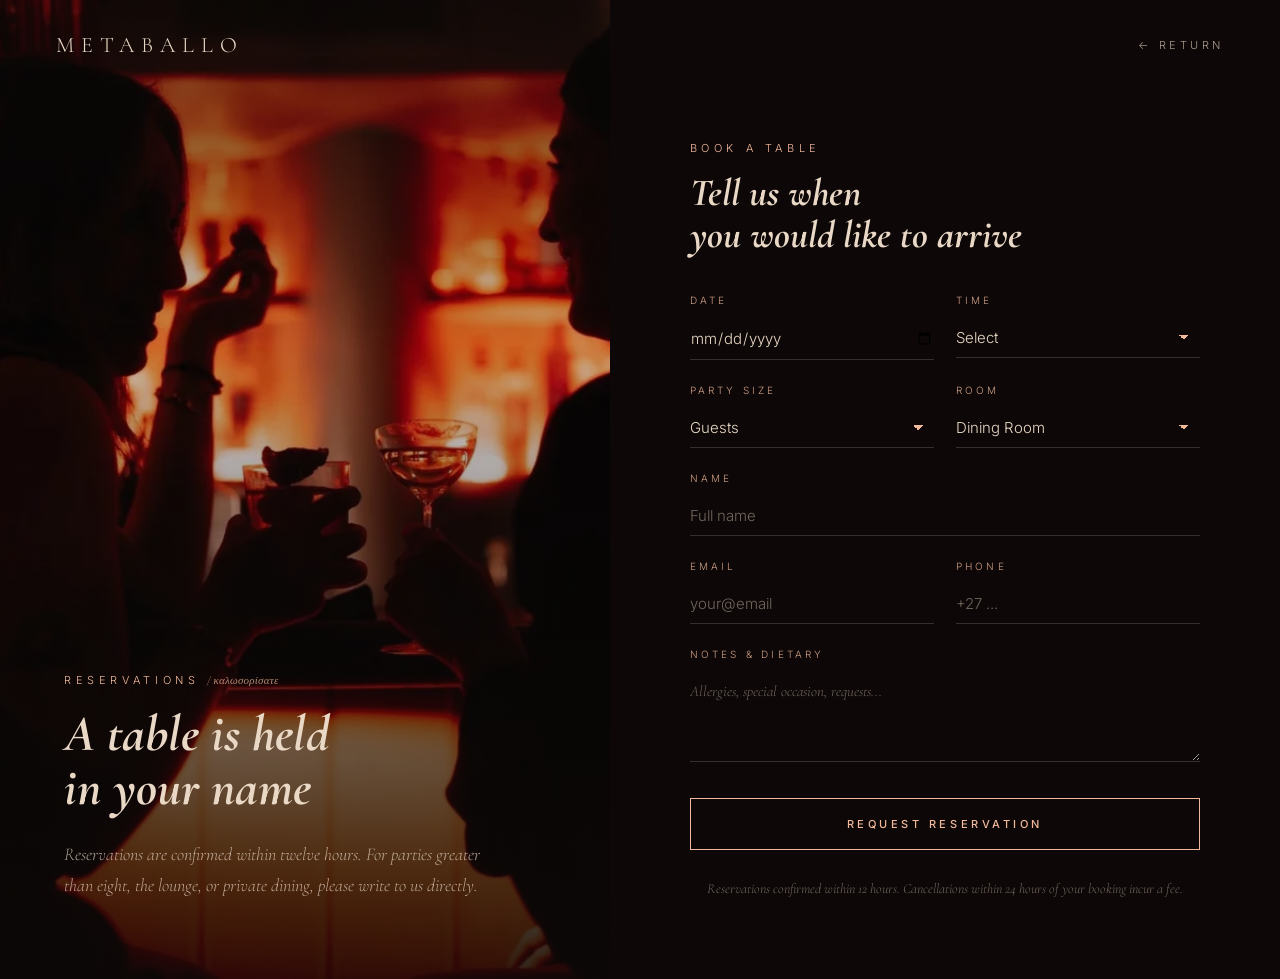
<file: reservations.html>
<!DOCTYPE html>
<html lang="en">
<head>
<meta charset="UTF-8" />
<meta name="viewport" content="width=device-width, initial-scale=1.0" />
<meta name="format-detection" content="telephone=no, address=no, email=no" />
<title>Reservations &mdash; Metaballo</title>
<meta name="description" content="Reserve a table at Metaballo, Camps Bay. Confirmations within 12 hours. Private dining and lounge bookings available on enquiry." />
<link rel="preconnect" href="https://fonts.googleapis.com" />
<link rel="preconnect" href="https://fonts.gstatic.com" crossorigin />
<link href="https://fonts.googleapis.com/css2?family=Cormorant+Garamond:ital,wght@0,400;0,500;0,600;1,400;1,500;1,600&family=Inter:wght@300;400;500;600&display=swap" rel="stylesheet" />
<link rel="stylesheet" href="reservations.css" />
</head>
<body>

  <nav class="res-nav">
    <a class="logo" href="index.html">METABALLO</a>
    <a class="back-link" href="index.html">&larr; Return</a>
  </nav>

  <main class="res-page">

    <aside class="res-aside">
      <div class="res-aside-content">
        <div class="res-aside-eyebrow">Reservations <span>/ καλωσορίσατε</span></div>
        <h1 class="res-aside-title">A table is held<br/>in your name</h1>
        <p class="res-aside-body">
          Reservations are confirmed within twelve hours. For parties greater than eight, the lounge, or private dining, please write to us directly.
        </p>
      </div>
    </aside>

    <section class="res-form-panel">
      <div class="res-form-inner">

        <form id="reservation-form" onsubmit="event.preventDefault(); document.getElementById('reservation-form').style.display='none'; document.getElementById('confirmation').classList.add('show');">

          <div class="form-eyebrow">Book a Table</div>
          <h2 class="form-title">Tell us when<br/>you would like to arrive</h2>

          <div class="form-grid">

            <div class="form-group">
              <label for="date">Date</label>
              <input type="date" id="date" name="date" required />
            </div>

            <div class="form-group">
              <label for="time">Time</label>
              <select id="time" name="time" required>
                <option value="">Select</option>
                <option>18:00</option>
                <option>18:30</option>
                <option>19:00</option>
                <option>19:30</option>
                <option>20:00</option>
                <option>20:30</option>
                <option>21:00</option>
                <option>21:30</option>
                <option>22:00</option>
              </select>
            </div>

            <div class="form-group">
              <label for="party">Party Size</label>
              <select id="party" name="party" required>
                <option value="">Guests</option>
                <option>1 guest</option>
                <option>2 guests</option>
                <option>3 guests</option>
                <option>4 guests</option>
                <option>5 guests</option>
                <option>6 guests</option>
                <option>7 guests</option>
                <option>8 guests</option>
                <option>9+ &mdash; please enquire</option>
              </select>
            </div>

            <div class="form-group">
              <label for="room">Room</label>
              <select id="room" name="room">
                <option>Dining Room</option>
                <option>The Lounge (enquiry)</option>
                <option>Private Dining (enquiry)</option>
              </select>
            </div>

            <div class="form-group form-group--full">
              <label for="name">Name</label>
              <input type="text" id="name" name="name" required placeholder="Full name" />
            </div>

            <div class="form-group">
              <label for="email">Email</label>
              <input type="email" id="email" name="email" required placeholder="your@email" />
            </div>

            <div class="form-group">
              <label for="phone">Phone</label>
              <input type="tel" id="phone" name="phone" required placeholder="+27 ..." />
            </div>

            <div class="form-group form-group--full">
              <label for="notes">Notes &amp; Dietary</label>
              <textarea id="notes" name="notes" placeholder="Allergies, special occasion, requests..."></textarea>
            </div>

          </div>

          <button type="submit" class="submit-btn">Request Reservation</button>

          <p class="form-footnote">
            Reservations confirmed within 12 hours. Cancellations within 24 hours of your booking incur a fee.
          </p>

        </form>

        <div id="confirmation" class="confirmation">
          <div class="greek">καλωσορίσατε</div>
          <p>Thank you. Your request has been received.<br/>We will be in touch shortly to confirm.</p>
          <p><a class="return-link" href="index.html">Return to Metaballo</a></p>
        </div>

      </div>
    </section>

  </main>

</body>
</html>
</file>
<file: styles.css>
:root {
  --bg: #0d0807;
  --bg-soft: #140c0a;
  --cream: #ead8c6;
  --cream-dim: rgba(234, 216, 198, 0.72);
  --cream-faint: rgba(234, 216, 198, 0.45);
  --peach: #f1b89a;
  --peach-hover: #f5c6ac;
  --rule: rgba(234, 216, 198, 0.18);
  --serif: 'Cormorant Garamond', 'Playfair Display', Georgia, serif;
  --sans: 'Inter', system-ui, -apple-system, Segoe UI, sans-serif;
}

* { box-sizing: border-box; margin: 0; padding: 0; }

html {
  scroll-behavior: smooth;
  scroll-padding-top: 80px;
}

html, body {
  background: var(--bg);
  color: var(--cream);
  font-family: var(--sans);
  font-weight: 300;
  line-height: 1.6;
  -webkit-font-smoothing: antialiased;
  -moz-osx-font-smoothing: grayscale;
}

a { color: inherit; text-decoration: none; }

::selection { background: var(--peach); color: var(--bg); }

/* Keyboard-focus ring — visible for tab navigation, invisible to mouse users */
:focus-visible {
  outline: 2px solid var(--peach);
  outline-offset: 4px;
}

/* ---------- NAVIGATION ---------- */
.nav {
  position: fixed;
  top: 0; left: 0; right: 0;
  z-index: 200;
  display: flex;
  align-items: center;
  justify-content: space-between;
  padding: 28px 56px;
  transition: background 0.4s ease, padding 0.3s ease, border-color 0.4s ease;
  border-bottom: 1px solid transparent;
}

.nav.scrolled {
  background: rgba(13, 8, 7, 0.82);
  backdrop-filter: blur(18px) saturate(1.2);
  -webkit-backdrop-filter: blur(18px) saturate(1.2);
  padding: 18px 56px;
  border-bottom-color: var(--rule);
}

.logo {
  font-family: var(--serif);
  font-size: 22px;
  letter-spacing: 0.32em;
  font-weight: 500;
  color: var(--cream);
}

.nav-links {
  display: flex;
  gap: 44px;
  margin-left: 60px;
  margin-right: auto;
}

.nav-links a {
  font-size: 11px;
  letter-spacing: 0.24em;
  text-transform: uppercase;
  color: var(--cream-dim);
  font-weight: 400;
  transition: color 0.3s ease;
}

.nav-links a:hover { color: var(--peach); }

/* --- Mobile overlay navigation --- */
.nav-toggle {
  display: none;
  flex-direction: column;
  justify-content: center;
  gap: 5px;
  width: 44px;
  height: 44px;
  padding: 0;
  background: transparent;
  border: 0;
  cursor: pointer;
}
.nav-toggle span {
  display: block;
  width: 24px;
  height: 1.5px;
  margin: 0 auto;
  background: var(--cream);
  transition: transform 0.4s cubic-bezier(0.16,0.84,0.32,1),
              opacity 0.25s ease;
}
.nav-toggle.open span:nth-child(1) { transform: translateY(6.5px) rotate(45deg); }
.nav-toggle.open span:nth-child(2) { opacity: 0; }
.nav-toggle.open span:nth-child(3) { transform: translateY(-6.5px) rotate(-45deg); }

.nav-overlay {
  position: fixed;
  inset: 0;
  z-index: 150;
  display: flex;
  align-items: center;
  justify-content: center;
  background: rgba(11, 6, 5, 0.97);
  backdrop-filter: blur(14px);
  -webkit-backdrop-filter: blur(14px);
  opacity: 0;
  visibility: hidden;
  pointer-events: none;
  transition: opacity 0.45s ease, visibility 0.45s ease;
}
.nav-overlay.open {
  opacity: 1;
  visibility: visible;
  pointer-events: auto;
}
.nav-overlay-links {
  display: flex;
  flex-direction: column;
  align-items: center;
  gap: 26px;
}
.nav-overlay-links a {
  font-family: var(--serif);
  font-style: italic;
  font-size: 32px;
  color: var(--cream);
  padding: 4px 12px;
  opacity: 0;
  transform: translateY(16px);
  transition: color 0.3s ease,
              opacity 0.5s ease,
              transform 0.5s cubic-bezier(0.16,0.84,0.32,1);
}
.nav-overlay.open .nav-overlay-links a { opacity: 1; transform: translateY(0); }
.nav-overlay.open .nav-overlay-links a:nth-child(1) { transition-delay: 0.08s; }
.nav-overlay.open .nav-overlay-links a:nth-child(2) { transition-delay: 0.14s; }
.nav-overlay.open .nav-overlay-links a:nth-child(3) { transition-delay: 0.20s; }
.nav-overlay.open .nav-overlay-links a:nth-child(4) { transition-delay: 0.26s; }
.nav-overlay.open .nav-overlay-links a:nth-child(5) { transition-delay: 0.32s; }
.nav-overlay.open .nav-overlay-links a:nth-child(6) { transition-delay: 0.40s; }
.nav-overlay-links a:hover { color: var(--peach); }
.nav-overlay-links a.nav-overlay-cta {
  margin-top: 18px;
  font-family: var(--sans);
  font-style: normal;
  font-size: 11px;
  letter-spacing: 0.3em;
  text-transform: uppercase;
  font-weight: 500;
  color: var(--peach);
  background: transparent;
  border: 1px solid var(--peach);
  padding: 16px 40px;
  transition: background 0.3s ease, color 0.3s ease;
}
.nav-overlay-links a.nav-overlay-cta:hover {
  background: var(--peach);
  color: #2a1810;
}

@media (prefers-reduced-motion: reduce) {
  .nav-overlay-links a { transform: none; transition-delay: 0s; }
  .nav-toggle span { transition: none; }
}

.btn {
  display: inline-block;
  padding: 14px 28px;
  font-size: 10.5px;
  letter-spacing: 0.28em;
  text-transform: uppercase;
  font-weight: 500;
  border: 1px solid var(--peach);
  color: var(--peach);
  background: transparent;
  cursor: pointer;
  transition: all 0.3s ease;
}

.btn:hover {
  background: var(--peach);
  color: var(--bg);
}

.btn-solid {
  background: var(--peach);
  color: #2a1810;
}

.btn-solid:hover {
  background: var(--peach-hover);
  color: #2a1810;
}

/* ---------- HERO ---------- */
.hero {
  position: relative;
  height: 100vh;
  height: 100dvh;
  min-height: 760px;
  overflow: hidden;
  background-color: #1a0a06;
}

/* Hero background — full-bleed photograph */
.hero-image {
  position: absolute;
  inset: 0;
  width: 100%;
  height: 100%;
  object-fit: cover;
  object-position: center;
  display: block;
}

/* Subtle dark grade so the hero blends into the page below */
.hero-vignette {
  position: absolute;
  inset: 0;
  pointer-events: none;
  background:
    linear-gradient(180deg, rgba(13,8,7,0.55) 0%, rgba(13,8,7,0) 22%, rgba(13,8,7,0) 65%, rgba(13,8,7,0.95) 100%),
    radial-gradient(ellipse at 50% 45%, transparent 35%, rgba(13,8,7,0.35) 100%);
}

.hero-content {
  position: relative;
  z-index: 5;
  height: 100%;
  display: flex;
  flex-direction: column;
  align-items: center;
  justify-content: flex-start;
  padding-top: 26vh;
  text-align: center;
}

.hero-eyebrow {
  font-family: var(--sans);
  font-size: 14px;
  letter-spacing: 0.55em;
  text-transform: uppercase;
  color: var(--peach);
  font-weight: 500;
  margin-bottom: 26px;
  opacity: 1;
  text-shadow: 0 1px 12px rgba(0, 0, 0, 0.45);
}

.hero-title {
  font-family: var(--serif);
  font-style: italic;
  font-weight: 500;
  font-size: clamp(40px, 7vw, 96px);
  line-height: 1.02;
  color: var(--cream);
  letter-spacing: -0.005em;
  max-width: 12ch;
}

.hero-cta {
  margin-top: auto;
  margin-bottom: 80px;
  display: flex;
  flex-direction: column;
  align-items: center;
  gap: 18px;
}

.discover {
  font-size: 10px;
  letter-spacing: 0.4em;
  text-transform: uppercase;
  color: var(--cream-faint);
  position: relative;
  padding-bottom: 22px;
}

.discover::after {
  content: '';
  position: absolute;
  bottom: 0;
  left: 50%;
  transform: translateX(-50%);
  width: 1px;
  height: 14px;
  background: var(--cream-faint);
}

/* ---------- PHILOSOPHY ---------- */
.philosophy {
  padding: 140px 24px 160px;
  text-align: center;
  background: var(--bg);
}

.philosophy-eyebrow {
  font-size: 11px;
  letter-spacing: 0.42em;
  text-transform: uppercase;
  color: var(--peach);
  font-weight: 500;
  margin-bottom: 32px;
}

.philosophy-greek {
  font-family: var(--serif);
  font-size: clamp(40px, 5vw, 68px);
  font-weight: 500;
  color: var(--cream);
  margin-bottom: 48px;
  letter-spacing: 0.01em;
}

.philosophy-body {
  font-family: var(--serif);
  font-style: italic;
  font-size: clamp(18px, 1.5vw, 22px);
  line-height: 1.7;
  color: var(--cream-dim);
  max-width: 620px;
  margin: 0 auto;
  font-weight: 400;
}

/* ---------- SHARED SECTION ATOMS ---------- */
.section {
  padding: 140px 56px;
  position: relative;
}

.section-inner {
  max-width: 1280px;
  margin: 0 auto;
}

.eyebrow {
  font-size: 11px;
  letter-spacing: 0.42em;
  text-transform: uppercase;
  color: var(--peach);
  margin-bottom: 22px;
  font-weight: 500;
}

.eyebrow .greek {
  font-family: var(--serif);
  font-style: italic;
  font-weight: 400;
  text-transform: none;
  letter-spacing: 0.02em;
  margin-left: 12px;
  opacity: 0.75;
  font-size: 14px;
}

.section-title {
  font-family: var(--serif);
  font-style: italic;
  font-weight: 500;
  font-size: clamp(36px, 4.5vw, 64px);
  line-height: 1.05;
  color: var(--cream);
  margin-bottom: 48px;
  letter-spacing: -0.005em;
}

/* Placeholder image frame — dark background while photo loads */
.frame {
  position: relative;
  overflow: hidden;
  background-color: #1a0908;
  background-image: linear-gradient(135deg, #2a1208 0%, #150806 100%);
  background-size: cover;
  background-position: center;
  background-repeat: no-repeat;
}

.frame::after {
  content: '';
  position: absolute;
  inset: 0;
  background: radial-gradient(ellipse at center, rgba(241,184,154,0.06) 0%, transparent 70%);
  pointer-events: none;
}

/* ---------- HERITAGE ---------- */
.heritage {
  background: var(--bg);
}

.heritage-grid {
  display: grid;
  grid-template-columns: 1fr 1fr;
  gap: 80px;
  align-items: center;
}

.heritage-image {
  aspect-ratio: 4 / 5;
  overflow: hidden;
  background-color: #1a0908;
  position: relative;
}

.heritage-image img {
  width: 100%;
  height: 100%;
  object-fit: cover;
  object-position: center;
  display: block;
}

.heritage-body p {
  font-family: var(--serif);
  font-size: clamp(17px, 1.3vw, 20px);
  line-height: 1.75;
  color: var(--cream-dim);
  margin-bottom: 22px;
  font-weight: 400;
}

.pull-quote {
  margin-top: 56px;
  padding-top: 36px;
  border-top: 1px solid var(--rule);
  font-family: var(--serif);
  font-style: italic;
  font-size: clamp(22px, 2vw, 28px);
  line-height: 1.4;
  color: var(--cream);
}

.pull-quote-attr {
  display: block;
  margin-top: 16px;
  font-family: var(--sans);
  font-style: normal;
  font-size: 11px;
  letter-spacing: 0.32em;
  text-transform: uppercase;
  color: var(--cream-faint);
}

/* Centered eyebrows & titles — Menu and Visit sections */
.menu .eyebrow,
.menu .section-title,
.visit .eyebrow,
.visit .section-title {
  text-align: center;
}

/* ---------- MENU ---------- */
.menu {
  background: var(--bg-soft);
  border-top: 1px solid var(--rule);
  border-bottom: 1px solid var(--rule);
}

.menu-grid {
  display: grid;
  grid-template-columns: repeat(3, 1fr);
  gap: 64px;
  margin-top: 24px;
}

.menu-category {
  position: relative;
}

.menu-category-header {
  margin-bottom: 38px;
  padding-bottom: 18px;
  border-bottom: 1px solid var(--rule);
}

.menu-category-name {
  font-family: var(--serif);
  font-style: italic;
  font-size: 28px;
  color: var(--cream);
  font-weight: 500;
  margin-bottom: 4px;
}

.menu-category-greek {
  font-family: var(--serif);
  font-size: 14px;
  color: var(--peach);
  letter-spacing: 0.06em;
  opacity: 0.85;
}

.menu-list {
  list-style: none;
  display: flex;
  flex-direction: column;
  gap: 26px;
}

.menu-item {
  display: flex;
  justify-content: space-between;
  align-items: baseline;
  gap: 16px;
}

.menu-item-content {
  flex: 1;
}

.menu-item-name {
  font-family: var(--serif);
  font-size: 19px;
  font-weight: 500;
  color: var(--cream);
  margin-bottom: 4px;
  font-style: italic;
}

.menu-item-desc {
  font-size: 13px;
  color: var(--cream-dim);
  line-height: 1.55;
  font-weight: 300;
}

.menu-item-price {
  font-family: var(--serif);
  font-size: 17px;
  color: var(--peach);
  font-style: italic;
  white-space: nowrap;
  min-width: 56px;
  text-align: right;
}

.menu-footnote {
  margin-top: 80px;
  text-align: center;
  font-family: var(--serif);
  font-style: italic;
  font-size: 14px;
  color: var(--cream-faint);
  letter-spacing: 0.02em;
}

/* ---------- THE BAR ---------- */
.bar {
  background: var(--bg);
}

.bar-intro {
  max-width: 580px;
  margin-bottom: 80px;
  font-family: var(--serif);
  font-style: italic;
  font-size: clamp(18px, 1.5vw, 22px);
  line-height: 1.65;
  color: var(--cream-dim);
}

.cocktail-grid {
  display: grid;
  grid-template-columns: repeat(3, 1fr);
  gap: 48px;
}

.cocktail-card {
  display: flex;
  flex-direction: column;
}

.cocktail-image {
  aspect-ratio: 3 / 4;
  margin-bottom: 28px;
  overflow: hidden;
  background-color: #1a0908;
}

.cocktail-image img {
  width: 100%;
  height: 100%;
  object-fit: cover;
  object-position: center;
  display: block;
  transition: transform 1.4s cubic-bezier(0.16, 0.84, 0.32, 1);
}

.cocktail-card:hover .cocktail-image img {
  transform: scale(1.04);
}

.cocktail-greek {
  font-family: var(--serif);
  font-size: 12px;
  letter-spacing: 0.18em;
  text-transform: uppercase;
  color: var(--peach);
  margin-bottom: 8px;
  opacity: 0.85;
}

.cocktail-name {
  font-family: var(--serif);
  font-style: italic;
  font-size: 30px;
  color: var(--cream);
  font-weight: 500;
  margin-bottom: 14px;
}

.cocktail-desc {
  font-size: 14px;
  color: var(--cream-dim);
  line-height: 1.7;
  margin-bottom: 14px;
}

.cocktail-ingredients {
  font-family: var(--serif);
  font-style: italic;
  font-size: 13px;
  color: var(--cream-faint);
  letter-spacing: 0.02em;
}

.bar-menu-cta {
  margin-top: 64px;
  text-align: center;
}

/* ---------- THE LOUNGE ---------- */
.lounge {
  position: relative;
  min-height: 90vh;
  min-height: 90dvh;
  display: flex;
  align-items: center;
  justify-content: center;
  padding: 140px 24px;
  overflow: hidden;
  background-color: #050302;
}

.lounge-bg {
  position: absolute;
  inset: 0;
  width: 100%;
  height: 100%;
  object-fit: cover;
  object-position: center;
  display: block;
}

.lounge-overlay {
  position: absolute;
  inset: 0;
  background:
    linear-gradient(180deg, rgba(5,3,2,0.75) 0%, rgba(5,3,2,0.25) 30%, rgba(5,3,2,0.25) 70%, rgba(5,3,2,0.85) 100%);
  pointer-events: none;
}

.lounge-inner {
  position: relative;
  z-index: 2;
  text-align: center;
  max-width: 640px;
}

.lounge .eyebrow { color: var(--peach); }

.lounge-title {
  font-family: var(--serif);
  font-style: italic;
  font-weight: 500;
  font-size: clamp(40px, 5vw, 68px);
  line-height: 1.05;
  color: var(--cream);
  margin-bottom: 36px;
}

.lounge-body p {
  font-family: var(--serif);
  font-style: italic;
  font-size: clamp(17px, 1.4vw, 21px);
  line-height: 1.7;
  color: var(--cream-dim);
  margin-bottom: 18px;
}

.lounge-enter {
  display: inline-block;
  margin-top: 44px;
  color: var(--cream);
  transition: color 0.4s ease;
}
.door-svg {
  display: block;
  transition: transform 0.55s cubic-bezier(0.25, 0.46, 0.45, 0.94),
              filter 0.55s ease;
  transform-origin: right center; /* hinge on the right edge */
}
.lounge-enter:hover {
  color: var(--peach);
}
.lounge-enter:hover .door-svg {
  transform: perspective(500px) rotateY(-30deg); /* left side swings inward (away from viewer) */
  filter: drop-shadow(-8px 4px 14px rgba(0, 0, 0, 0.6));
}

/* ---------- VISIT ---------- */
.visit {
  background: var(--bg);
  text-align: center;
}

.visit-rows {
  margin: 64px 0 72px;
  text-align: left;
}

.visit-row {
  display: flex;
  align-items: baseline;
  gap: 48px;
  padding: 28px 0;
  border-bottom: 1px solid var(--rule);
}

.visit-rows .visit-row:first-child {
  border-top: 1px solid var(--rule);
}

.visit-row-label {
  font-family: var(--sans);
  font-size: 10px;
  letter-spacing: 0.38em;
  text-transform: uppercase;
  font-weight: 400;
  color: var(--peach);
  min-width: 72px;
  flex-shrink: 0;
  padding-top: 4px;
}

.visit-row-content {
  font-family: var(--serif);
  font-size: clamp(20px, 2.4vw, 32px);
  font-style: italic;
  color: var(--cream);
  line-height: 1.3;
}

.visit-cta {
  display: inline-block;
  margin-top: 12px;
  padding: 18px 44px;
  font-size: 11px;
  letter-spacing: 0.32em;
  text-transform: uppercase;
  font-weight: 500;
  background: transparent;
  color: var(--peach);
  border: 1px solid var(--peach);
  transition: background 0.3s ease, color 0.3s ease;
}

.visit-cta:hover {
  background: var(--peach);
  color: #2a1810;
}

/* ---------- FOOTER ---------- */
.footer {
  background: var(--bg-soft);
  border-top: 1px solid var(--rule);
  padding: 80px 56px 40px;
}

.footer-inner {
  max-width: 1280px;
  margin: 0 auto;
  display: grid;
  grid-template-columns: 1.4fr 1fr 1fr;
  gap: 64px;
  align-items: start;
}

.footer-brand .logo {
  display: block;
  margin-bottom: 18px;
}

.footer-brand p {
  font-family: var(--serif);
  font-style: italic;
  font-size: 14px;
  color: var(--cream-dim);
  line-height: 1.7;
  max-width: 360px;
}

.footer-col-title {
  font-size: 10px;
  letter-spacing: 0.4em;
  text-transform: uppercase;
  color: var(--peach);
  margin-bottom: 22px;
  opacity: 0.85;
}

.footer-col-title-greek {
  font-family: var(--serif);
  font-style: italic;
  font-weight: 400;
  text-transform: none;
  letter-spacing: 0.02em;
  opacity: 0.6;
  font-size: 12px;
}

.footer-col ul {
  list-style: none;
  display: flex;
  flex-direction: column;
  gap: 12px;
}

.footer-col a {
  font-family: var(--serif);
  font-size: 15px;
  color: var(--cream-dim);
  transition: color 0.3s ease;
}

.footer-col a:hover { color: var(--peach); }

.footer-newsletter-desc {
  font-family: var(--serif);
  font-style: italic;
  font-size: 14px;
  color: var(--cream-dim);
  line-height: 1.6;
}

.footer-social {
  margin-top: 24px;
  display: flex;
  gap: 18px;
  align-items: center;
}

.footer-social a {
  font-family: var(--serif);
  font-style: italic;
  font-size: 14px;
  color: var(--cream-dim);
  transition: color 0.3s ease;
}

.footer-social a:hover { color: var(--peach); }

.footer-social-sep { color: var(--cream-faint); }

.newsletter {
  margin-top: 14px;
  display: flex;
  gap: 0;
  border-bottom: 1px solid var(--rule);
  padding-bottom: 6px;
}

.newsletter input {
  flex: 1;
  background: transparent;
  border: 0;
  outline: 0;
  padding: 8px 0;
  color: var(--cream);
  font-family: var(--sans);
  font-size: 14px;
}

.newsletter input::placeholder { color: var(--cream-faint); }

.newsletter button {
  background: transparent;
  border: 0;
  color: var(--peach);
  font-size: 10px;
  letter-spacing: 0.32em;
  text-transform: uppercase;
  cursor: pointer;
  padding: 0 12px;
  font-weight: 500;
}

.footer-legal {
  margin-top: 60px;
  padding-top: 28px;
  border-top: 1px solid var(--rule);
  display: flex;
  justify-content: space-between;
  align-items: center;
  font-size: 11px;
  color: var(--cream-faint);
  letter-spacing: 0.05em;
  max-width: 1280px;
  margin-left: auto;
  margin-right: auto;
}

/* ============================================================
   ANIMATIONS
   ============================================================ */

/* --- Hover micro-interactions --- */

.menu-item {
  position: relative;
  padding-left: 0;
  transition: padding-left 0.55s cubic-bezier(0.16, 0.84, 0.32, 1);
}
.menu-item::before {
  content: '';
  position: absolute;
  left: 0;
  top: 6px;
  bottom: 6px;
  width: 1px;
  background: var(--peach);
  transform: scaleY(0);
  transform-origin: top;
  transition: transform 0.55s cubic-bezier(0.16, 0.84, 0.32, 1);
}
.menu-item:hover { padding-left: 16px; }
.menu-item:hover::before { transform: scaleY(1); }

.nav-links a { position: relative; padding-bottom: 4px; }
.nav-links a::after {
  content: '';
  position: absolute;
  left: 0;
  bottom: -2px;
  width: 100%;
  height: 1px;
  background: var(--peach);
  transform: scaleX(0);
  transform-origin: right;
  transition: transform 0.55s cubic-bezier(0.16, 0.84, 0.32, 1);
}
.nav-links a:hover::after,
.nav-links a.is-active::after {
  transform: scaleX(1);
  transform-origin: left;
}
.nav-links a.is-active { color: var(--peach); }

/* --- Auto-play and scroll-triggered animations --- */
@media (prefers-reduced-motion: no-preference) {

  /* Hero staggered entrance (pure CSS, no JS needed) */
  .hero-eyebrow,
  .hero-title,
  .hero-cta {
    animation: heroIn 1.6s cubic-bezier(0.16, 0.84, 0.32, 1) both;
  }
  .hero-eyebrow { animation-delay: 0.35s; }
  .hero-title   { animation-delay: 0.6s; }
  .hero-cta     { animation-delay: 1.15s; }

  @keyframes heroIn {
    from { opacity: 0; transform: translateY(22px); }
    to   { opacity: 1; transform: translateY(0); }
  }

  /* Generic reveal (applied via JS) */
  .reveal {
    opacity: 0;
    transform: translateY(28px);
    transition:
      opacity 1.1s cubic-bezier(0.16, 0.84, 0.32, 1),
      transform 1.1s cubic-bezier(0.16, 0.84, 0.32, 1);
    will-change: opacity, transform;
  }
  .reveal.is-in {
    opacity: 1;
    transform: translateY(0);
  }

  /* Discover indicator pulse */
  .discover::after {
    animation: discoverPulse 2.6s ease-in-out infinite;
  }
  @keyframes discoverPulse {
    0%, 100% { opacity: 0.45; transform: translateX(-50%) scaleY(1);   }
    50%      { opacity: 1;    transform: translateX(-50%) scaleY(1.5); }
  }
}

/* ---------- TYPOGRAPHIC REFINEMENT ---------- */
.hero-title, .philosophy-greek, .section-title,
.lounge-title, .cocktail-name, .menu-category-name {
  text-wrap: balance;
}
.philosophy-body, .heritage-body p, .bar-intro,
.cocktail-desc, .lounge-body p, .menu-item-desc,
.pull-quote, .footer-brand p {
  text-wrap: pretty;
}

/* ============================================================
   RESPONSIVE — desktop-first.
   Content caps at 1280px (.section-inner). Breakpoints step
   padding, type and grids down; mobile overlay nav at 900px.
   ============================================================ */

/* Large monitors */
@media (min-width: 1700px) {
  .section-inner,
  .footer-inner,
  .footer-legal { max-width: 1380px; }
  .section { padding-left: 72px; padding-right: 72px; }
}

/* Laptop / small desktop */
@media (max-width: 1180px) {
  .nav { padding: 24px 40px; }
  .nav.scrolled { padding: 16px 40px; }
  .section { padding: 120px 40px; }
  .heritage-grid { gap: 56px; }
  .menu-grid { gap: 40px; }
  .cocktail-grid { gap: 30px; }
  .footer { padding: 72px 40px 36px; }
}

/* Narrow desktop */
@media (max-width: 1024px) {
  .logo { font-size: 19px; letter-spacing: 0.26em; }
  .nav-links { gap: 24px; margin-left: 30px; }
  .nav-links a { font-size: 10px; letter-spacing: 0.18em; }
  .btn { padding: 12px 22px; }
}

/* Tablet & mobile */
@media (max-width: 900px) {
  .nav { padding: 20px 32px; }
  .nav.scrolled { padding: 16px 32px; }
  .nav-links,
  .nav-book { display: none; }
  .nav-toggle { display: flex; }

  .hero { min-height: 600px; }
  .hero-content { padding-top: 15vh; }
  .hero-cta { margin-bottom: 56px; }

  .section { padding: 96px 32px; }
  .philosophy { padding: 96px 24px 110px; }

  .heritage-grid { grid-template-columns: 1fr; gap: 44px; }
  .menu-grid { grid-template-columns: 1fr; gap: 52px; }

  .cocktail-grid { grid-template-columns: 1fr; gap: 48px; }
  .cocktail-card { max-width: 400px; margin-left: auto; margin-right: auto; }


  .lounge { padding: 96px 24px; }
  .lounge-actions { justify-content: center; gap: 24px; }

  .visit-rows { margin: 48px 0 56px; }
  .visit-row { flex-direction: column; gap: 10px; padding: 24px 0; }
  .visit-row-content { font-size: clamp(18px, 4vw, 22px); }

  .footer { padding: 64px 32px 32px; }
  .footer-inner { grid-template-columns: 1fr; gap: 44px; }
  .footer-legal { flex-direction: column; gap: 14px; text-align: center; }
}

/* Phones */
@media (max-width: 560px) {
  .nav { padding: 18px 22px; }
  .nav.scrolled { padding: 14px 22px; }
  .logo { font-size: 18px; letter-spacing: 0.24em; }

  .hero { min-height: 540px; }
  .hero-content { padding-top: 17vh; }
  .hero-eyebrow { font-size: 12px; letter-spacing: 0.4em; }
  .hero-cta { margin-bottom: 44px; }

  .section { padding: 72px 22px; }
  .philosophy { padding: 72px 20px 84px; }
  .section-title { margin-bottom: 36px; }

  .pull-quote { margin-top: 40px; padding-top: 28px; }
  .menu-footnote { margin-top: 56px; }

  .bar-intro { margin-bottom: 52px; }

  .nav-overlay-links { gap: 22px; }
  .nav-overlay-links a { font-size: 27px; }
}

/* Small phones */
@media (max-width: 360px) {
  .section { padding: 56px 16px; }
  .philosophy { padding: 56px 16px 72px; }
  .hero-eyebrow { letter-spacing: 0.3em; }
  .nav-overlay-links a { font-size: 24px; }
  .footer { padding: 52px 18px 28px; }
}

/* ============================================================
   CLUB TRANSITION OVERLAY
   Triggered when the user clicks "Enter The Club" in the
   lounge section. Covers the full viewport with the speakeasy
   image + frosted door panels, then zooms through.
   ============================================================ */

/* Fullscreen container — visibility:hidden keeps it laid out
   and painted (so door panels have a computed initial position)
   but invisible until .active is added */
.ct {
  position: fixed;
  inset: 0;
  z-index: 9000;
  pointer-events: none;
  visibility: hidden;
  overflow: hidden;
}

.ct.active {
  visibility: visible;
  pointer-events: all;
}

/* Background photo — proper <img> element */
.ct-bg {
  position: absolute;
  top: -6%;
  left: -6%;
  width: 112%;
  height: 112%;
  object-fit: cover;
  object-position: center 45%;
  transform-origin: 50% 46%;
  will-change: transform;
  display: block;
}

/* Atmospheric vignette */
.ct-vignette {
  position: absolute;
  inset: 0;
  pointer-events: none;
  z-index: 2;
  background:
    radial-gradient(ellipse 70% 70% at 50% 46%, transparent 20%, rgba(13,11,9,0.55) 100%),
    linear-gradient(to top,    rgba(13,11,9,0.6) 0%, transparent 45%),
    linear-gradient(to bottom, rgba(13,11,9,0.3) 0%, transparent 30%);
}

/* Frosted glass door panels */
.ct-panel {
  position: absolute;
  top: 0;
  bottom: 0;
  width: 19%;
  z-index: 6;
  will-change: transform;
  backdrop-filter: blur(3px) brightness(0.78) saturate(0.6);
  -webkit-backdrop-filter: blur(3px) brightness(0.78) saturate(0.6);
  transition: transform 0.75s cubic-bezier(0.76, 0, 0.24, 1);
}

/* Rippled-glass texture lines */
.ct-panel::before {
  content: '';
  position: absolute;
  inset: 0;
  background: repeating-linear-gradient(
    to right,
    rgba(255,200,100,0.04) 0px,
    rgba(255,200,100,0.04) 1px,
    transparent 1px,
    transparent 5px
  );
}

.ct-panel::after {
  content: '';
  position: absolute;
  top: 0;
  bottom: 0;
  width: 28px;
}

.ct-left {
  left: 0;
  background: linear-gradient(to right,
    rgba(20,10,3,0.60) 0%,
    rgba(60,30,8,0.30) 70%,
    rgba(80,40,10,0.10) 100%
  );
  box-shadow: inset -10px 0 30px rgba(0,0,0,0.5),
              inset -2px  0  6px rgba(201,169,110,0.08);
}

.ct-left::after {
  right: 0;
  background: linear-gradient(to left, rgba(201,169,110,0.06), transparent);
}

.ct-right {
  right: 0;
  background: linear-gradient(to left,
    rgba(20,10,3,0.60) 0%,
    rgba(60,30,8,0.30) 70%,
    rgba(80,40,10,0.10) 100%
  );
  box-shadow: inset 10px 0 30px rgba(0,0,0,0.5),
              inset 2px  0  6px rgba(201,169,110,0.08);
}

.ct-right::after {
  left: 0;
  background: linear-gradient(to right, rgba(201,169,110,0.06), transparent);
}

/* Slide-open states */
.ct-left.is-open  { transform: translateX(-108%); }
.ct-right.is-open { transform: translateX(108%);  }

/* Film grain */
.ct-grain {
  position: absolute;
  inset: 0;
  z-index: 7;
  pointer-events: none;
  opacity: 0.038;
  background-image: url("data:image/svg+xml,<svg xmlns='http://www.w3.org/2000/svg' width='300' height='300'><filter id='n'><feTurbulence type='fractalNoise' baseFrequency='0.72' numOctaves='4' stitchTiles='stitch'/><feColorMatrix type='saturate' values='0'/></filter><rect width='300' height='300' filter='url(%23n)'/></svg>");
  background-size: 180px 180px;
  animation: ctGrain 0.45s steps(2) infinite;
}

@keyframes ctGrain {
  0%   { background-position:   0px   0px; }
  33%  { background-position: -55px -30px; }
  66%  { background-position:  30px -60px; }
  100% { background-position: -20px  45px; }
}

/* Warm curtain — fades in at the end of the zoom */
.ct-curtain {
  position: absolute;
  inset: 0;
  z-index: 10;
  background: #160a02;
  opacity: 0;
  pointer-events: none;
  transition: opacity 0.55s ease-in;
}

.ct-curtain.closing { opacity: 1; }

/* Walk-in zoom */
.ct.walking .ct-bg {
  animation: ctWalkIn 1.1s cubic-bezier(0.4, 0, 0.8, 1) forwards;
}

@keyframes ctWalkIn {
  from { transform: scale(1);   }
  to   { transform: scale(2.8); }
}

/* ─────────────────────────────────────────────────
   ZOOM TRANSITION OVERLAY
   Simple dark fade-out used when clicking "Enter"
   in the lounge section.
───────────────────────────────────────────────── */
#zoomOverlay {
  position: fixed;
  inset: 0;
  z-index: 9000;
  background: #080204;
  opacity: 0;
  pointer-events: none;
  transition: opacity 0.7s ease;
}

/* ─────────────────────────────────────────────────
   DRINKS MENU — COMING SOON MODAL
───────────────────────────────────────────────── */
.drinks-modal[hidden] { display: none; }

.drinks-modal {
  position: fixed;
  inset: 0;
  z-index: 8000;
  background: rgba(13, 8, 7, 0.88);
  backdrop-filter: blur(12px);
  -webkit-backdrop-filter: blur(12px);
  display: flex;
  align-items: center;
  justify-content: center;
  opacity: 0;
  transition: opacity 0.35s ease;
}

.drinks-modal.is-open { opacity: 1; }

.drinks-modal-inner {
  position: relative;
  border: 1px solid var(--rule);
  background: var(--bg-soft);
  padding: 64px 72px;
  text-align: center;
  max-width: 480px;
  width: calc(100% - 48px);
  transform: translateY(12px);
  transition: transform 0.35s ease;
}

.drinks-modal.is-open .drinks-modal-inner { transform: translateY(0); }

.drinks-modal-close {
  position: absolute;
  top: 20px;
  right: 24px;
  background: none;
  border: none;
  color: var(--cream-faint);
  font-size: 22px;
  cursor: pointer;
  line-height: 1;
  transition: color 0.2s ease;
}

.drinks-modal-close:hover { color: var(--cream); }

.drinks-modal-greek {
  font-family: var(--serif);
  font-style: italic;
  font-size: 13px;
  letter-spacing: 0.18em;
  color: var(--peach);
  margin-bottom: 20px;
}

.drinks-modal-title {
  font-family: var(--serif);
  font-size: clamp(28px, 4vw, 38px);
  font-weight: 400;
  color: var(--cream);
  margin-bottom: 20px;
}

.drinks-modal-body {
  font-size: 15px;
  color: var(--cream-dim);
  font-family: var(--serif);
  font-style: italic;
  line-height: 1.8;
}
</file>
<file: club.css>
/* ─────────────────────────────────────────────────
   RESET & TOKENS
───────────────────────────────────────────────── */
*, *::before, *::after { box-sizing: border-box; margin: 0; padding: 0; }

:root {
  --bg:          #080204;
  --bg-lift:     #0f0408;
  --cream:       #ead8c6;
  --cream-dim:   rgba(234, 216, 198, 0.62);
  --cream-faint: rgba(234, 216, 198, 0.35);
  --red:         #bf2318;
  --red-glow:    rgba(191, 35, 24, 0.18);
  --orange:      #e8581c;
  --rule:        rgba(234, 216, 198, 0.12);
  --rule-red:    rgba(191, 35, 24, 0.35);
  --serif: 'Cormorant Garamond', Georgia, serif;
  --sans:  'Inter', system-ui, sans-serif;
}

html { scroll-behavior: smooth; scroll-padding-top: 80px; }
html, body {
  background: var(--bg);
  color: var(--cream);
  font-family: var(--sans);
  font-weight: 300;
  line-height: 1.6;
  -webkit-font-smoothing: antialiased;
  -moz-osx-font-smoothing: grayscale;
}
a { color: inherit; text-decoration: none; }
::selection { background: var(--red); color: var(--cream); }
:focus-visible { outline: 2px solid var(--red); outline-offset: 4px; }


/* ─────────────────────────────────────────────────
   FILM GRAIN (global)
───────────────────────────────────────────────── */
body::after {
  content: '';
  position: fixed;
  inset: 0;
  z-index: 999;
  pointer-events: none;
  opacity: 0.032;
  background-image: url("data:image/svg+xml,<svg xmlns='http://www.w3.org/2000/svg' width='300' height='300'><filter id='n'><feTurbulence type='fractalNoise' baseFrequency='0.72' numOctaves='4' stitchTiles='stitch'/><feColorMatrix type='saturate' values='0'/></filter><rect width='300' height='300' filter='url(%23n)'/></svg>");
  background-size: 180px 180px;
  animation: grainShift 0.45s steps(2) infinite;
}
@keyframes grainShift {
  0%   { background-position:   0px   0px; }
  33%  { background-position: -55px -30px; }
  66%  { background-position:  30px -60px; }
  100% { background-position: -20px  45px; }
}


/* ─────────────────────────────────────────────────
   NAV
───────────────────────────────────────────────── */
.nav {
  position: fixed;
  top: 0; left: 0; right: 0;
  z-index: 200;
  display: flex;
  align-items: center;
  justify-content: space-between;
  padding: 28px 56px;
  transition: background 0.4s ease, padding 0.3s ease, border-color 0.4s ease;
  border-bottom: 1px solid transparent;
}
.nav.scrolled {
  background: rgba(8, 2, 4, 0.88);
  backdrop-filter: blur(18px) saturate(1.2);
  -webkit-backdrop-filter: blur(18px) saturate(1.2);
  padding: 18px 56px;
  border-bottom-color: var(--rule-red);
}

.nav-logo {
  font-family: var(--serif);
  font-weight: 400;
  font-size: 17px;
  letter-spacing: 0.22em;
  color: var(--cream);
  text-transform: uppercase;
}
.nav-logo span {
  font-size: 11px;
  letter-spacing: 0.18em;
  font-family: var(--sans);
  font-weight: 300;
  color: var(--cream-dim);
  margin-left: 6px;
}

.nav-back {
  font-family: var(--sans);
  font-weight: 300;
  font-size: 11px;
  letter-spacing: 0.22em;
  text-transform: uppercase;
  color: var(--cream-dim);
  display: flex;
  align-items: center;
  gap: 8px;
  margin-left: auto;
  transition: color 0.3s ease;
}
.nav-back::before {
  content: '';
  display: inline-block;
  width: 20px;
  height: 1px;
  background: currentColor;
  transition: width 0.35s ease;
}
.nav-back:hover { color: var(--cream); }
.nav-back:hover::before { width: 28px; }

@media (max-width: 600px) {
  .nav-back::before { display: none; }
  .nav-back::after {
    content: '←';
    font-size: 13px;
    order: -1;
    letter-spacing: 0;
  }
}


/* ─────────────────────────────────────────────────
   HERO
───────────────────────────────────────────────── */
.hero {
  position: relative;
  height: 100svh;
  min-height: 600px;
  overflow: hidden;
  display: flex;
  align-items: center;
  justify-content: center;
}

.hero-bg {
  position: absolute;
  inset: -4%;
  background: url('assets/club-bar.jpg') center 40% / cover no-repeat;
  transform-origin: center 40%;
  transition: transform 0.1s linear;
}

/* Layered overlays: dark frame + red tint at bottom */
.hero-overlay {
  position: absolute;
  inset: 0;
  background:
    radial-gradient(ellipse 65% 65% at 50% 42%, transparent 10%, rgba(8,2,4,0.5) 100%),
    linear-gradient(to top,  rgba(8,2,4,0.85) 0%,   rgba(8,2,4,0.1) 45%),
    linear-gradient(to bottom, rgba(8,2,4,0.6) 0%,  transparent 30%);
}

/* Red atmospheric glow — pulsing slowly */
.hero-glow {
  position: absolute;
  inset: 0;
  background: radial-gradient(ellipse 50% 40% at 50% 55%, rgba(191,35,24,0.12) 0%, transparent 70%);
  animation: glowPulse 5s ease-in-out infinite;
}
@keyframes glowPulse {
  0%, 100% { opacity: 0.6; }
  50%       { opacity: 1;   }
}

/* Letterbox bars */
.hero::before,
.hero::after {
  content: '';
  position: absolute;
  left: 0; right: 0;
  height: clamp(28px, 5vh, 60px);
  background: var(--bg);
  z-index: 4;
}
.hero::before { top: 0; }
.hero::after  { bottom: 0; }

.hero-content {
  position: relative;
  z-index: 5;
  text-align: center;
  display: flex;
  flex-direction: column;
  align-items: center;
  gap: 0;
}

.hero-eyebrow {
  font-family: var(--sans);
  font-weight: 300;
  font-size: clamp(9px, 1vw, 11px);
  letter-spacing: 0.30em;
  text-transform: uppercase;
  color: var(--red);
  margin-bottom: 16px;
}

.hero-title {
  font-family: var(--serif);
  font-weight: 300;
  font-size: clamp(72px, 13vw, 160px);
  letter-spacing: 0.08em;
  line-height: 0.9;
  color: var(--cream);
}

.hero-subtitle {
  font-family: var(--serif);
  font-style: italic;
  font-weight: 300;
  font-size: clamp(14px, 2vw, 20px);
  letter-spacing: 0.06em;
  color: var(--cream-dim);
  margin-top: 16px;
}

/* EQ bars — small animated equaliser under the title */
.hero-eq {
  position: absolute;
  bottom: 130px;
  left: 50%;
  transform: translateX(-50%);
  display: flex;
  align-items: flex-end;
  gap: 10px;
  height: 108px;
}
.eq-bar {
  width: 14px;
  background: var(--red);
  border-radius: 2px;
  opacity: 0.7;
  animation: eqBounce var(--d) ease-in-out infinite alternate;
}
.eq-bar:nth-child(1)  { --d: 0.6s;  height: 40%; }
.eq-bar:nth-child(2)  { --d: 0.8s;  height: 80%; }
.eq-bar:nth-child(3)  { --d: 0.5s;  height: 100%; }
.eq-bar:nth-child(4)  { --d: 0.9s;  height: 60%; }
.eq-bar:nth-child(5)  { --d: 0.55s; height: 90%; }
.eq-bar:nth-child(6)  { --d: 0.75s; height: 45%; }
.eq-bar:nth-child(7)  { --d: 0.65s; height: 75%; }
@keyframes eqBounce {
  from { transform: scaleY(0.2); }
  to   { transform: scaleY(1);   }
}

/* Scroll indicator */
.hero-scroll {
  position: absolute;
  bottom: clamp(36px, 7vh, 72px);
  left: 50%;
  transform: translateX(-50%);
  z-index: 5;
  display: flex;
  flex-direction: column;
  align-items: center;
  gap: 8px;
  font-family: var(--sans);
  font-size: 9px;
  letter-spacing: 0.28em;
  text-transform: uppercase;
  color: var(--cream-faint);
  animation: scrollFade 2.5s ease-in-out infinite;
}
.hero-scroll-line {
  width: 1px;
  height: 36px;
  background: linear-gradient(to bottom, var(--red), transparent);
}
@keyframes scrollFade {
  0%, 100% { opacity: 0.4; transform: translateX(-50%) translateY(0);   }
  50%       { opacity: 0.9; transform: translateX(-50%) translateY(5px); }
}


/* ─────────────────────────────────────────────────
   SHARED SECTION UTILS
───────────────────────────────────────────────── */
.section { padding: clamp(72px, 10vw, 130px) clamp(24px, 8vw, 96px); }
.section-inner { max-width: 1200px; margin: 0 auto; }

.eyebrow {
  font-family: var(--sans);
  font-weight: 300;
  font-size: clamp(9px, 0.9vw, 11px);
  letter-spacing: 0.28em;
  text-transform: uppercase;
  color: var(--red);
  margin-bottom: 16px;
}
.greek { opacity: 0.6; }

.section-title {
  font-family: var(--serif);
  font-weight: 300;
  font-size: clamp(34px, 4.5vw, 58px);
  line-height: 1.12;
  letter-spacing: 0.02em;
  color: var(--cream);
  margin-bottom: 32px;
}

.rule {
  width: 100%;
  height: 1px;
  background: var(--rule-red);
  margin: clamp(48px, 7vw, 80px) 0;
  opacity: 0.5;
}


/* ─────────────────────────────────────────────────
   INTRO / THE SPACE
───────────────────────────────────────────────── */
.intro {
  background: var(--bg);
  position: relative;
  overflow: hidden;
}

/* Subtle ambient red bloom behind text */
.intro::before {
  content: '';
  position: absolute;
  left: -10%; top: 10%;
  width: 50%; height: 70%;
  background: radial-gradient(ellipse, rgba(191,35,24,0.06) 0%, transparent 70%);
  pointer-events: none;
}

.intro-grid {
  display: grid;
  grid-template-columns: 1fr 1fr;
  gap: clamp(48px, 7vw, 96px);
  align-items: start;
}

.intro-left .section-title {
  font-size: clamp(38px, 5.5vw, 68px);
  margin-bottom: 0;
}

.intro-right {
  padding-top: clamp(8px, 1.5vw, 16px);
  border-top: 1px solid var(--rule-red);
}

.intro-right p {
  font-family: var(--sans);
  font-weight: 300;
  font-size: clamp(14px, 1.1vw, 16px);
  color: var(--cream-dim);
  line-height: 1.8;
  margin-bottom: 20px;
}
.intro-right p:last-child { margin-bottom: 0; }

.intro-detail {
  margin-top: 36px;
  display: flex;
  flex-direction: column;
  gap: 12px;
}
.intro-detail-item {
  display: flex;
  align-items: center;
  gap: 14px;
  font-family: var(--sans);
  font-size: 11px;
  letter-spacing: 0.2em;
  text-transform: uppercase;
  color: var(--cream-faint);
}
.intro-detail-item::before {
  content: '';
  display: block;
  width: 24px;
  height: 1px;
  background: var(--red);
  opacity: 0.7;
  flex-shrink: 0;
}


/* ─────────────────────────────────────────────────
   PHOTO FEATURE — full width bar shot
───────────────────────────────────────────────── */
.photo-full {
  width: 100%;
  aspect-ratio: 21/9;
  overflow: hidden;
  position: relative;
}
.photo-full img {
  width: 100%; height: 100%;
  object-fit: cover;
  display: block;
  filter: brightness(0.88) saturate(1.1);
  transition: transform 6s ease;
}
.photo-full:hover img { transform: scale(1.03); }

/* Caption strip */
.photo-caption {
  position: absolute;
  bottom: 0; left: 0; right: 0;
  padding: 16px 32px;
  background: linear-gradient(to top, rgba(8,2,4,0.7), transparent);
  font-family: var(--sans);
  font-size: 10px;
  letter-spacing: 0.22em;
  text-transform: uppercase;
  color: var(--cream-faint);
  display: flex;
  justify-content: space-between;
  align-items: flex-end;
}


/* ─────────────────────────────────────────────────
   PHOTO GRID — two images side by side
───────────────────────────────────────────────── */
.photo-grid {
  display: grid;
  grid-template-columns: 1fr 1fr;
  gap: 3px;
}
.photo-grid-item {
  overflow: hidden;
  position: relative;
  aspect-ratio: 4/5;
}
.photo-grid-item img {
  width: 100%; height: 100%;
  object-fit: cover;
  display: block;
  filter: brightness(0.85) saturate(1.1);
  transition: transform 5s ease, filter 0.4s ease;
}
.photo-grid-item:hover img {
  transform: scale(1.04);
  filter: brightness(0.95) saturate(1.2);
}


/* ─────────────────────────────────────────────────
   THE PROGRAMME
───────────────────────────────────────────────── */
.programme {
  background: var(--bg-lift);
  position: relative;
  overflow: hidden;
}
.programme::after {
  content: '';
  position: absolute;
  right: -5%; bottom: -10%;
  width: 40%; height: 60%;
  background: radial-gradient(ellipse, rgba(191,35,24,0.07) 0%, transparent 70%);
  pointer-events: none;
}

.programme-grid {
  display: grid;
  grid-template-columns: repeat(3, 1fr);
  gap: clamp(1px, 0.2vw, 2px);
  margin-top: 48px;
}

.programme-night {
  background: rgba(234, 216, 198, 0.03);
  border: 1px solid var(--rule-red);
  padding: clamp(28px, 3vw, 44px);
  display: flex;
  flex-direction: column;
  gap: 12px;
  transition: background 0.35s ease, border-color 0.35s ease;
}
.programme-night:hover {
  background: rgba(191, 35, 24, 0.06);
  border-color: rgba(191, 35, 24, 0.55);
}

.programme-day {
  font-family: var(--sans);
  font-weight: 300;
  font-size: 10px;
  letter-spacing: 0.30em;
  text-transform: uppercase;
  color: var(--red);
}

.programme-name {
  font-family: var(--serif);
  font-weight: 400;
  font-size: clamp(22px, 2.2vw, 28px);
  color: var(--cream);
  line-height: 1.2;
}

.programme-desc {
  font-family: var(--sans);
  font-weight: 300;
  font-size: 13px;
  color: var(--cream-dim);
  line-height: 1.7;
  flex-grow: 1;
}

.programme-time {
  font-family: var(--sans);
  font-size: 10px;
  letter-spacing: 0.18em;
  text-transform: uppercase;
  color: var(--cream-faint);
  padding-top: 12px;
  border-top: 1px solid var(--rule);
}


/* ─────────────────────────────────────────────────
   RESERVE / CTA
───────────────────────────────────────────────── */
.cta-band {
  background: var(--bg);
  text-align: center;
  padding: clamp(72px, 10vw, 120px) 24px;
  position: relative;
  overflow: hidden;
}
.cta-band::before {
  content: '';
  position: absolute;
  inset: 0;
  background: radial-gradient(ellipse 60% 80% at 50% 100%, rgba(191,35,24,0.09) 0%, transparent 70%);
  pointer-events: none;
}

.cta-greek {
  font-family: var(--serif);
  font-style: italic;
  font-size: clamp(48px, 8vw, 96px);
  color: rgba(191,35,24,0.15);
  letter-spacing: 0.06em;
  line-height: 1;
  margin-bottom: 12px;
}

.cta-title {
  font-family: var(--serif);
  font-weight: 300;
  font-size: clamp(32px, 4vw, 52px);
  color: var(--cream);
  margin-bottom: 16px;
  line-height: 1.15;
}

.cta-body {
  font-family: var(--sans);
  font-weight: 300;
  font-size: clamp(13px, 1.1vw, 15px);
  color: var(--cream-dim);
  max-width: 460px;
  margin: 0 auto 40px;
  line-height: 1.8;
}

.cta-actions {
  display: flex;
  align-items: center;
  justify-content: center;
  gap: 28px;
  flex-wrap: wrap;
}

.btn-primary {
  display: inline-block;
  padding: 14px 36px;
  border: 1px solid var(--red);
  font-family: var(--sans);
  font-weight: 300;
  font-size: 11px;
  letter-spacing: 0.26em;
  text-transform: uppercase;
  color: var(--cream);
  background: transparent;
  cursor: pointer;
  transition: background 0.35s ease, color 0.35s ease;
}
.btn-primary:hover { background: var(--red); color: var(--cream); }

.btn-ghost {
  font-family: var(--sans);
  font-weight: 300;
  font-size: 11px;
  letter-spacing: 0.26em;
  text-transform: uppercase;
  color: var(--cream-faint);
  transition: color 0.3s ease;
  border: none; background: none; cursor: pointer;
  display: inline-flex; align-items: center; gap: 10px;
}
.btn-ghost::after {
  content: '';
  display: block;
  width: 20px; height: 1px;
  background: currentColor;
  transition: width 0.3s ease;
}
.btn-ghost:hover { color: var(--cream); }
.btn-ghost:hover::after { width: 30px; }


/* ─────────────────────────────────────────────────
   FOOTER
───────────────────────────────────────────────── */
.footer {
  background: var(--bg);
  border-top: 1px solid var(--rule-red);
  padding: 40px clamp(24px, 8vw, 96px);
  display: flex;
  align-items: center;
  justify-content: space-between;
  flex-wrap: wrap;
  gap: 20px;
}

.footer-logo {
  font-family: var(--serif);
  font-weight: 400;
  font-size: 14px;
  letter-spacing: 0.24em;
  text-transform: uppercase;
  color: var(--cream);
}
.footer-logo span {
  font-family: var(--sans);
  font-weight: 300;
  font-size: 10px;
  color: var(--cream-faint);
  margin-left: 8px;
  letter-spacing: 0.15em;
}

.footer-links {
  display: flex;
  gap: 28px;
  align-items: center;
  flex-wrap: wrap;
}
.footer-links a {
  font-family: var(--sans);
  font-weight: 300;
  font-size: 11px;
  letter-spacing: 0.20em;
  text-transform: uppercase;
  color: var(--cream-faint);
  transition: color 0.3s ease;
}
.footer-links a:hover { color: var(--cream); }

.footer-legal {
  font-family: var(--sans);
  font-weight: 300;
  font-size: 10px;
  color: rgba(234, 216, 198, 0.25);
  letter-spacing: 0.08em;
  text-align: right;
}


/* ─────────────────────────────────────────────────
   SCROLL REVEAL
───────────────────────────────────────────────── */
.reveal {
  opacity: 0;
  transform: translateY(22px);
  transition: opacity 0.8s cubic-bezier(0.22,1,0.36,1),
              transform 0.8s cubic-bezier(0.22,1,0.36,1);
}
.reveal.is-in {
  opacity: 1;
  transform: translateY(0);
}

@media (prefers-reduced-motion: reduce) {
  .reveal { opacity: 1; transform: none; transition: none; }
  .eq-bar { animation: none; }
  .hero-glow { animation: none; }
  .hero-scroll { animation: none; }
  body::after { animation: none; }
}


/* ─────────────────────────────────────────────────
   RESPONSIVE
───────────────────────────────────────────────── */

/* Tablet & narrow desktop */
@media (max-width: 900px) {
  .nav { padding: 22px 32px; }
  .nav.scrolled { padding: 16px 32px; }

  .programme-grid { grid-template-columns: 1fr; }
  .photo-full { aspect-ratio: 16/9; }
  .intro-grid { grid-template-columns: 1fr; gap: 40px; }

  .section { padding: clamp(56px, 8vw, 96px) clamp(20px, 5vw, 56px); }

  .footer {
    flex-direction: column;
    align-items: flex-start;
    gap: 28px;
  }
  .footer-legal { text-align: left; }
}

/* Tablet: portrait */
@media (max-width: 768px) {
  .cta-actions { flex-direction: column; align-items: center; gap: 20px; }
}

/* Phone */
@media (max-width: 680px) {
  .photo-grid { grid-template-columns: 1fr; }
  .photo-grid-item { aspect-ratio: 3/2; }
  .photo-full { aspect-ratio: 4/3; }
}

/* Small phones */
@media (max-width: 600px) {
  .nav { padding: 22px 24px; }
  .nav.scrolled { padding: 16px 24px; }
  .nav-logo span { display: none; }
}

@media (max-width: 400px) {
  .hero-title { font-size: 58px; }
  .programme-night { padding: 24px 20px; }
  .nav { padding: 18px 20px; }
  .nav.scrolled { padding: 14px 20px; }
}
</file>
<file: reservations.css>
/* ─────────────────────────────────────────────────
   RESET & TOKENS
───────────────────────────────────────────────── */
*, *::before, *::after { box-sizing: border-box; margin: 0; padding: 0; }

:root {
  --bg: #0d0807;
  --bg-soft: #140c0a;
  --cream: #ead8c6;
  --cream-dim: rgba(234, 216, 198, 0.72);
  --cream-faint: rgba(234, 216, 198, 0.45);
  --peach: #f1b89a;
  --peach-hover: #f5c6ac;
  --rule: rgba(234, 216, 198, 0.18);
  --serif: 'Cormorant Garamond', 'Playfair Display', Georgia, serif;
  --sans: 'Inter', system-ui, -apple-system, Segoe UI, sans-serif;
}

html, body {
  background: var(--bg);
  color: var(--cream);
  font-family: var(--sans);
  font-weight: 300;
  line-height: 1.6;
  min-height: 100vh;
  -webkit-font-smoothing: antialiased;
  -moz-osx-font-smoothing: grayscale;
}

a { color: inherit; text-decoration: none; }
::selection { background: var(--peach); color: var(--bg); }

/* Focus ring — form fields keep their own underline treatment */
:focus-visible { outline: 2px solid var(--peach); outline-offset: 4px; }
input:focus-visible, select:focus-visible, textarea:focus-visible { outline: none; }

/* ─────────────────────────────────────────────────
   NAV
───────────────────────────────────────────────── */
.res-nav {
  position: absolute;
  top: 0; left: 0; right: 0;
  padding: 28px 56px;
  display: flex;
  justify-content: space-between;
  align-items: center;
  z-index: 10;
}

.logo {
  font-family: var(--serif);
  font-size: 22px;
  letter-spacing: 0.32em;
  color: var(--cream);
}

.back-link {
  font-size: 11px;
  letter-spacing: 0.32em;
  text-transform: uppercase;
  color: var(--cream-dim);
  transition: color 0.3s ease;
}
.back-link:hover { color: var(--peach); }

/* ─────────────────────────────────────────────────
   PAGE LAYOUT
───────────────────────────────────────────────── */
.res-page {
  min-height: 100vh;
  min-height: 100dvh;
  display: grid;
  grid-template-columns: 1fr 1.1fr;
  align-items: stretch;
}

/* Left panel — atmospheric image / brand statement */
.res-aside {
  position: relative;
  overflow: hidden;
  padding: 140px 64px 80px;
  background-image:
    url('assets/lounge.jpg'),
    linear-gradient(160deg, #2a0e08 0%, #0d0807 100%);
  background-size: cover;
  background-position: center;
  background-repeat: no-repeat;
  display: flex;
  flex-direction: column;
  justify-content: flex-end;
}

.res-aside::before {
  content: '';
  position: absolute;
  inset: 0;
  background: linear-gradient(180deg, rgba(13,8,7,0.6) 0%, rgba(13,8,7,0.2) 35%, rgba(13,8,7,0.85) 100%);
}

.res-aside-content {
  position: relative;
  z-index: 2;
  max-width: 440px;
}

.res-aside-eyebrow {
  font-size: 11px;
  letter-spacing: 0.42em;
  text-transform: uppercase;
  color: var(--peach);
  margin-bottom: 18px;
}

.res-aside-eyebrow span {
  font-family: var(--serif);
  font-style: italic;
  text-transform: none;
  letter-spacing: 0.02em;
  opacity: 0.75;
}

.res-aside-title {
  font-family: var(--serif);
  font-style: italic;
  font-size: clamp(36px, 4vw, 56px);
  line-height: 1.05;
  color: var(--cream);
  margin-bottom: 24px;
}

.res-aside-body {
  font-family: var(--serif);
  font-style: italic;
  font-size: 18px;
  line-height: 1.7;
  color: var(--cream-dim);
}

/* Right panel — the form */
.res-form-panel {
  background: var(--bg);
  padding: 140px 80px 80px;
  display: flex;
  flex-direction: column;
  justify-content: center;
}

.res-form-inner {
  max-width: 520px;
  margin: 0 auto;
  width: 100%;
}

/* ─────────────────────────────────────────────────
   FORM
───────────────────────────────────────────────── */
.form-eyebrow {
  font-size: 11px;
  letter-spacing: 0.42em;
  text-transform: uppercase;
  color: var(--peach);
  margin-bottom: 14px;
}

.form-title {
  font-family: var(--serif);
  font-style: italic;
  font-size: clamp(30px, 3vw, 44px);
  line-height: 1.1;
  color: var(--cream);
  margin-bottom: 36px;
}

.form-grid {
  display: grid;
  grid-template-columns: 1fr 1fr;
  gap: 22px;
}

.form-group {
  display: flex;
  flex-direction: column;
}

.form-group--full { grid-column: 1 / -1; }

label {
  font-size: 10px;
  letter-spacing: 0.32em;
  text-transform: uppercase;
  color: var(--peach);
  margin-bottom: 10px;
  opacity: 0.85;
}

input, select, textarea {
  background: transparent;
  border: 0;
  border-bottom: 1px solid var(--rule);
  padding: 10px 0;
  color: var(--cream);
  font-family: var(--sans);
  font-size: 15px;
  font-weight: 300;
  outline: none;
  transition: border-color 0.3s ease;
}

input:focus, select:focus, textarea:focus {
  border-bottom-color: var(--peach);
}

input::placeholder, textarea::placeholder { color: var(--cream-faint); }

select {
  appearance: none;
  background-image: linear-gradient(45deg, transparent 50%, var(--peach) 50%),
                    linear-gradient(135deg, var(--peach) 50%, transparent 50%);
  background-position: calc(100% - 16px) center, calc(100% - 11px) center;
  background-size: 5px 5px, 5px 5px;
  background-repeat: no-repeat;
  padding-right: 28px;
  cursor: pointer;
}

select option { background: var(--bg); color: var(--cream); }

textarea { resize: vertical; min-height: 90px; font-family: var(--serif); font-style: italic; }

.submit-btn {
  margin-top: 36px;
  padding: 18px 0;
  width: 100%;
  background: transparent;
  color: var(--peach);
  border: 1px solid var(--peach);
  font-family: var(--sans);
  font-size: 11px;
  letter-spacing: 0.32em;
  text-transform: uppercase;
  font-weight: 500;
  cursor: pointer;
  transition: background 0.3s ease, color 0.3s ease;
}

.submit-btn:hover {
  background: var(--peach);
  color: #2a1810;
}

.form-footnote {
  margin-top: 28px;
  font-family: var(--serif);
  font-style: italic;
  font-size: 14px;
  color: var(--cream-faint);
  text-align: center;
}

.form-footnote a {
  color: var(--peach);
  border-bottom: 1px solid var(--peach);
  padding-bottom: 1px;
}

/* ─────────────────────────────────────────────────
   CONFIRMATION STATE
───────────────────────────────────────────────── */
.confirmation {
  display: none;
  text-align: center;
  padding: 60px 0;
}
.confirmation.show { display: block; }

.confirmation .greek {
  font-family: var(--serif);
  font-style: italic;
  font-size: clamp(48px, 5vw, 72px);
  color: var(--peach);
  margin-bottom: 24px;
}

.confirmation p {
  font-family: var(--serif);
  font-style: italic;
  font-size: 18px;
  color: var(--cream-dim);
  line-height: 1.7;
}

.confirmation .return-link {
  display: inline-block;
  margin-top: 32px;
  color: var(--peach);
  border-bottom: 1px solid var(--peach);
  padding-bottom: 2px;
  font-family: var(--sans);
  font-size: 11px;
  letter-spacing: 0.28em;
  text-transform: uppercase;
}

/* ─────────────────────────────────────────────────
   RESPONSIVE
───────────────────────────────────────────────── */

/* Laptop / small desktop */
@media (max-width: 1100px) {
  .res-aside { padding: 120px 44px 64px; }
  .res-form-panel { padding: 120px 48px 64px; }
}

/* Tablet — stack the two panels */
@media (max-width: 900px) {
  .res-page { grid-template-columns: 1fr; }
  .res-aside { min-height: 42vh; padding: 104px 36px 56px; }
  .res-form-panel { padding: 76px 36px 60px; }
  .res-nav { padding: 20px 32px; }
}

/* Phones */
@media (max-width: 560px) {
  .res-aside { min-height: 34vh; padding: 88px 22px 44px; }
  .res-form-panel { padding: 56px 22px 52px; }
  .res-nav { padding: 18px 22px; }
  .logo { font-size: 18px; letter-spacing: 0.24em; }
  .form-grid { grid-template-columns: 1fr; gap: 18px; }
  .submit-btn { margin-top: 28px; }
}

/* Very small phones */
@media (max-width: 380px) {
  .res-aside { min-height: 28vh; padding: 76px 16px 36px; }
  .res-form-panel { padding: 44px 16px 44px; }
  .res-nav { padding: 16px 16px; }
  .logo { font-size: 16px; letter-spacing: 0.20em; }
  .back-link { font-size: 10px; }
  input, select, textarea { font-size: 14px; }
  .submit-btn { padding: 16px 0; font-size: 10px; }
}
</file>
